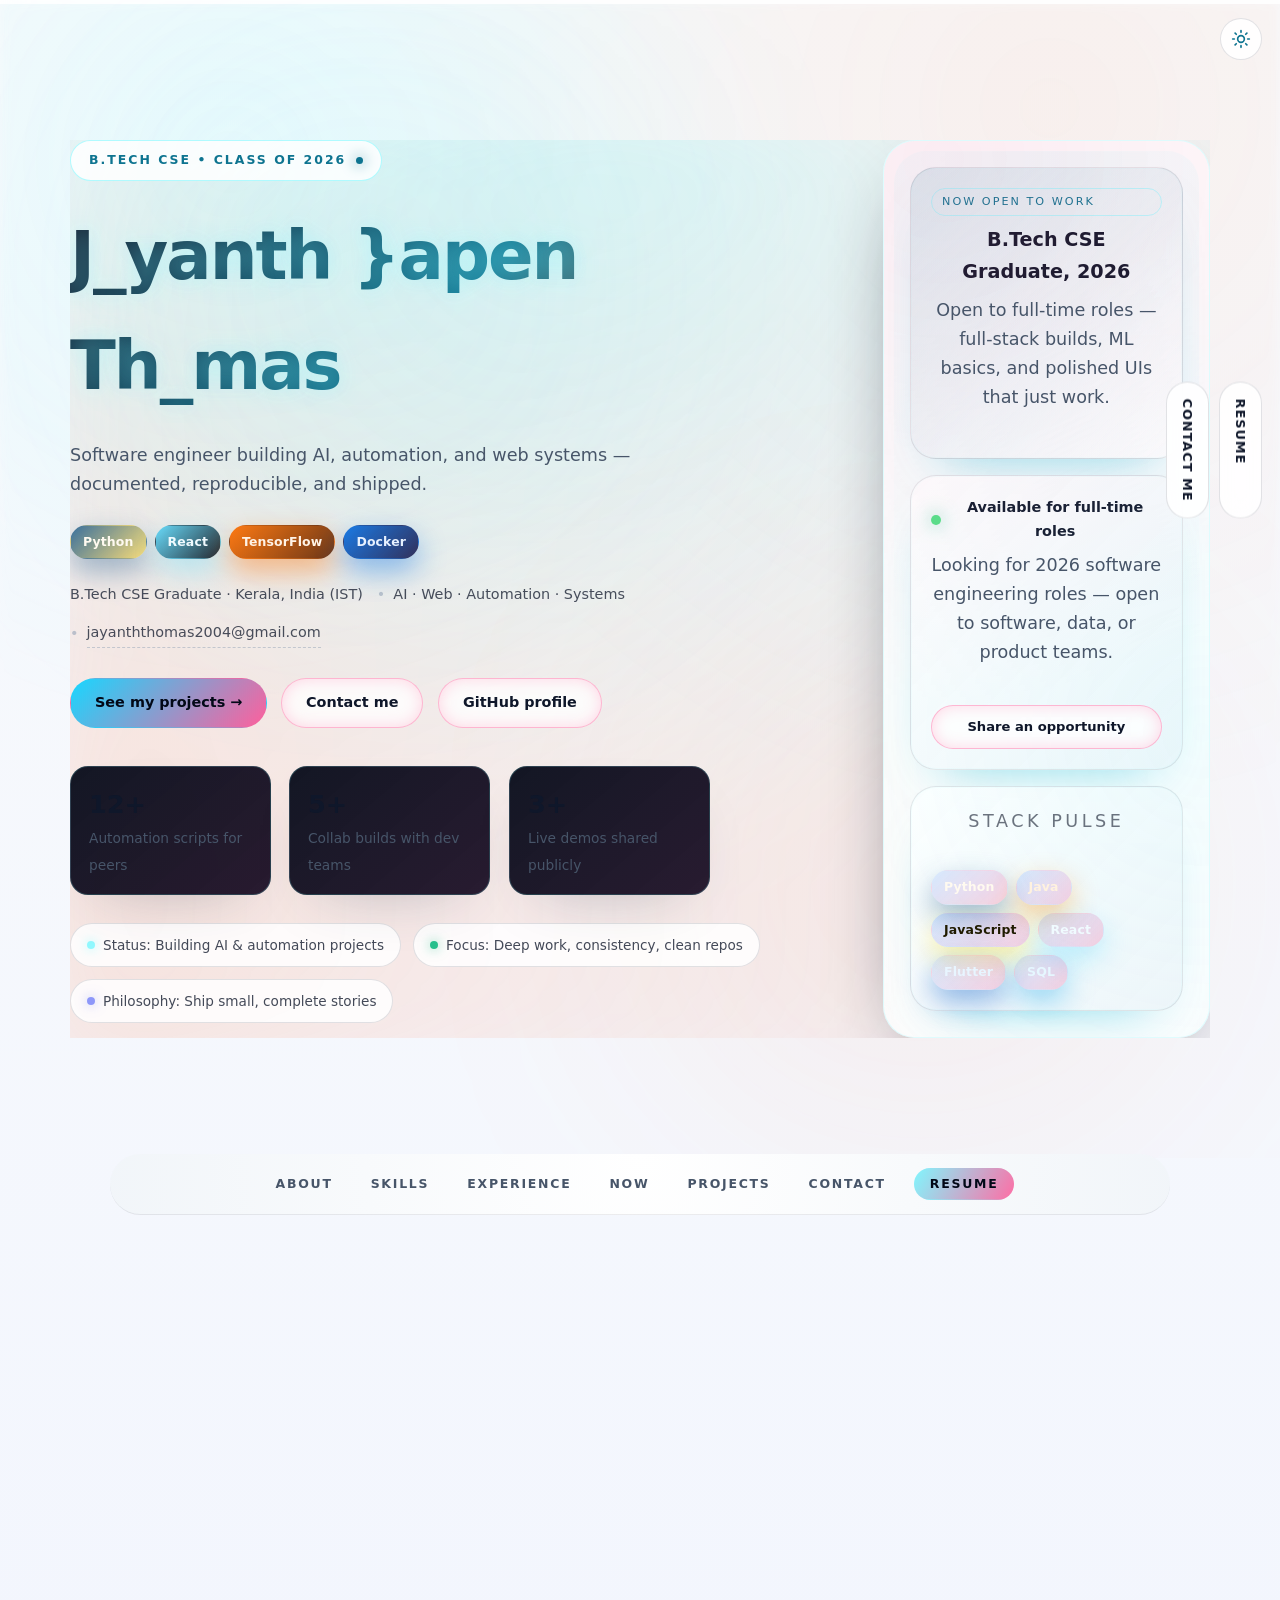
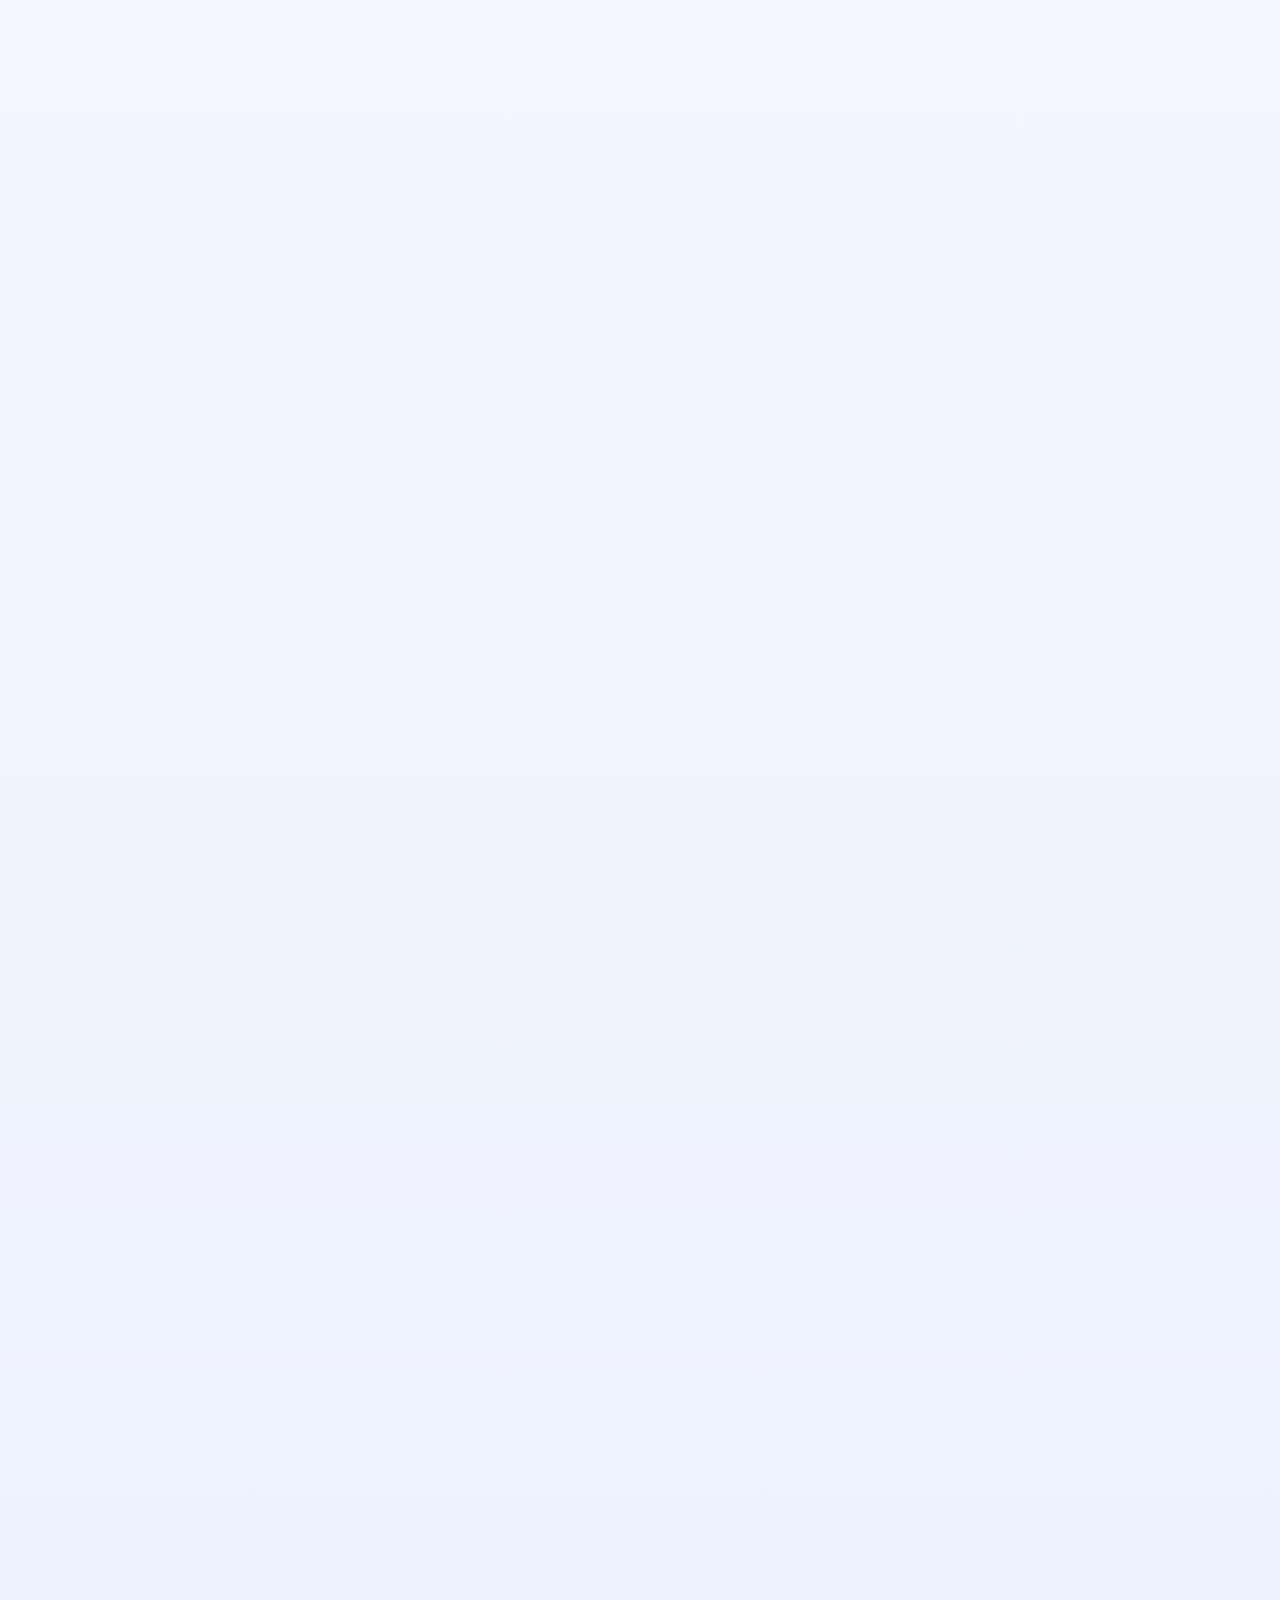
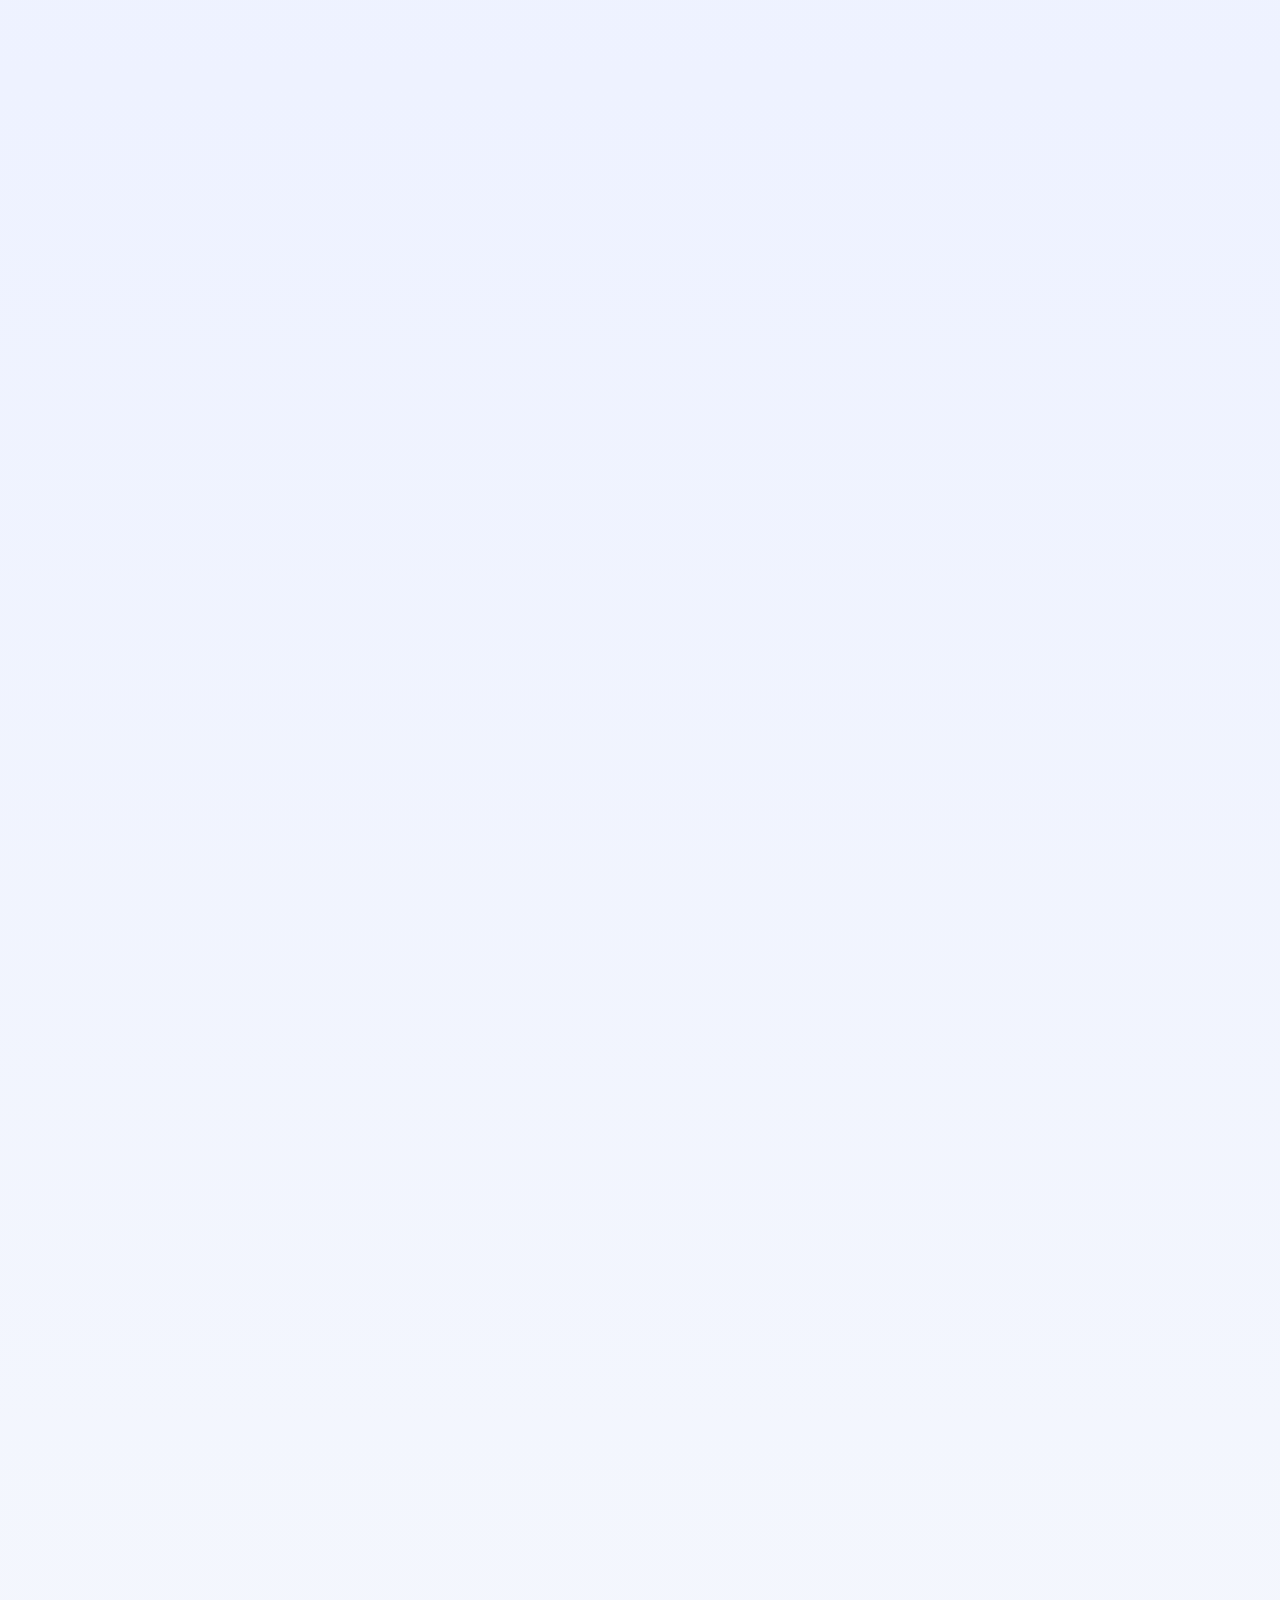
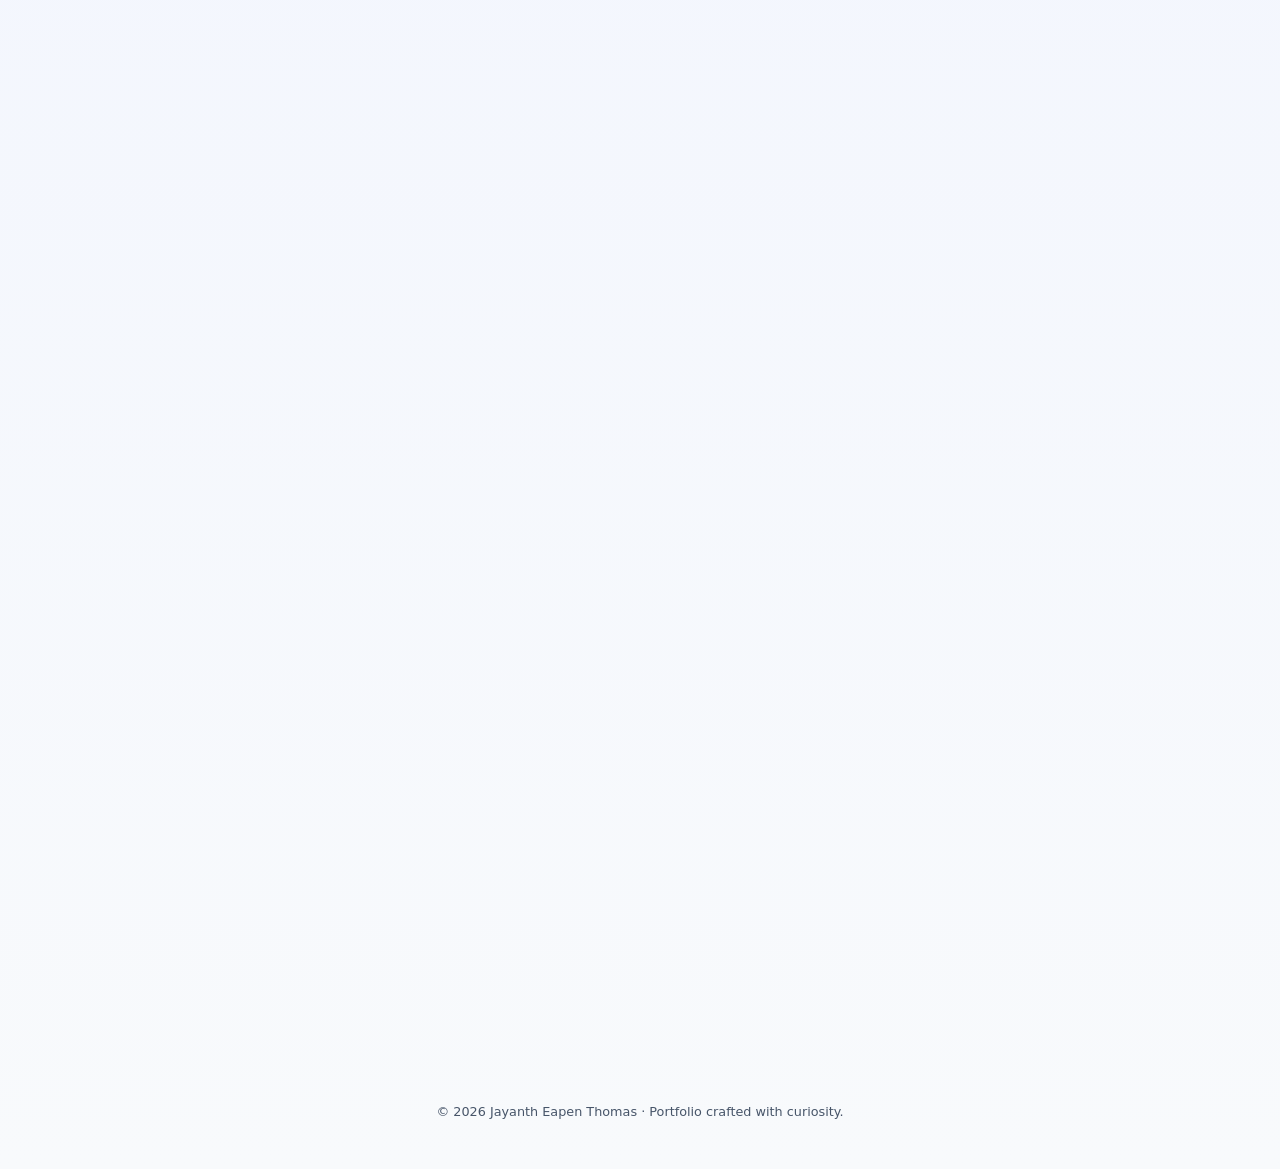
<file: index.html>
<!DOCTYPE html>
<html lang="en">
<head>
  <meta charset="UTF-8" />
  <meta name="viewport" content="width=device-width, initial-scale=1.0" />
  <!--
    A meta-delivered CSP can't cover everything (frame-ancestors and
    X-Frame-Options are HTTP-header-only per spec) -- see _headers /
    vercel.json for the rest, which apply on Netlify/Vercel. GitHub Pages
    supports neither custom headers nor this working around it, so this
    meta tag is the only protection available there.
  -->
  <meta
    http-equiv="Content-Security-Policy"
    content="default-src 'self'; script-src 'self'; style-src 'self' https://fonts.googleapis.com; font-src 'self' https://fonts.gstatic.com; img-src 'self' data:; connect-src 'self'; frame-src https://open.spotify.com; object-src 'none'; base-uri 'self'; form-action 'self'; upgrade-insecure-requests"
  />
  <title>Jayanth Eapen Thomas &bull; Portfolio</title>

  <meta
    name="description"
    content="Portfolio website for Jayanth Eapen Thomas &ndash; a developer crafting immersive, animated, and technically sharp digital experiences."
  />
  <meta name="theme-color" content="#020817" />

  <meta property="og:type" content="website" />
  <meta property="og:title" content="Jayanth Eapen Thomas &bull; Portfolio" />
  <meta
    property="og:description"
    content="Portfolio website for Jayanth Eapen Thomas &ndash; a developer crafting immersive, animated, and technically sharp digital experiences."
  />
  <meta property="og:url" content="https://jaytee.world" />
  <meta property="og:image" content="https://jaytee.world/og-image.png" />
  <meta property="og:image:width" content="1200" />
  <meta property="og:image:height" content="630" />
  <meta name="twitter:card" content="summary_large_image" />
  <meta name="twitter:title" content="Jayanth Eapen Thomas &bull; Portfolio" />
  <meta
    name="twitter:description"
    content="Portfolio website for Jayanth Eapen Thomas &ndash; a developer crafting immersive, animated, and technically sharp digital experiences."
  />
  <meta name="twitter:image" content="https://jaytee.world/og-image.png" />

  <link rel="canonical" href="https://jaytee.world/" />

  <script type="application/ld+json">
  {
    "@context": "https://schema.org",
    "@type": "Person",
    "name": "Jayanth Eapen Thomas",
    "url": "https://jaytee.world",
    "jobTitle": "Software Engineer",
    "alumniOf": "B.Tech Computer Science and Engineering",
    "sameAs": [
      "https://github.com/JET609",
      "https://www.linkedin.com/in/jayanth-e-thomas-027318221/",
      "https://medium.com/@jayanththomas2004"
    ]
  }
  </script>

  <link
    rel="icon"
    href="data:image/svg+xml,%3Csvg xmlns='http://www.w3.org/2000/svg' viewBox='0 0 64 64'%3E%3Crect width='64' height='64' rx='14' fill='%23020817'/%3E%3Ctext x='32' y='42' font-family='monospace' font-size='30' font-weight='700' text-anchor='middle' fill='%2374f7ff'%3EJ%3C/text%3E%3C/svg%3E"
  />
  <link rel="icon" type="image/png" sizes="32x32" href="./favicon-32.png" />
  <link rel="apple-touch-icon" href="./apple-touch-icon.png" />
  <link rel="manifest" href="./manifest.json" />

  <link rel="preconnect" href="https://fonts.googleapis.com" />
  <link rel="preconnect" href="https://fonts.gstatic.com" crossorigin />
  <link
    rel="preload"
    as="style"
    href="https://fonts.googleapis.com/css2?family=Plus+Jakarta+Sans:wght@400;500;600;700&amp;display=swap"
  />
  <link
    id="google-fonts-stylesheet"
    href="https://fonts.googleapis.com/css2?family=Plus+Jakarta+Sans:wght@400;500;600;700&amp;display=swap"
    rel="stylesheet"
    media="print"
  />
  <noscript>
    <link
      href="https://fonts.googleapis.com/css2?family=Plus+Jakarta+Sans:wght@400;500;600;700&amp;display=swap"
      rel="stylesheet"
    />
  </noscript>

  <link rel="stylesheet" href="./styles.css" />

  <script src="./theme-init.js"></script>
  <script src="./config.js"></script>
</head>
<body>
  <div class="page-transition" aria-hidden="true"></div>
  <div class="side-rail" data-side-rail>
    <a class="side-rail-link" href="./resume.pdf" target="_blank" rel="noopener">Resume</a>
    <a class="side-rail-link" href="#contact">Contact me</a>
  </div>
  <a class="skip-link" href="#main-content">Skip to content</a>

  <!-- UI chrome -->
  <div class="scroll-tracker" aria-hidden="true"></div>
  <div class="cursor-orb" aria-hidden="true"></div>
  <canvas class="webgl-bg" aria-hidden="true"></canvas>
  <div class="background-gradient" aria-hidden="true"></div>
  <div class="code-lines" aria-hidden="true"></div>

  <!-- HERO -->
  <header>
    <div class="language-particles" aria-hidden="true"></div>
    <div class="hero">
      <div class="hero-grid">
        <div class="hero-copy">
          <div class="hero-badge" data-tilt data-tilt-strength="10" data-tilt-scale="1.02">
            B.Tech CSE &bull; Class of 2026
          </div>
          <h1>Jayanth Eapen Thomas</h1>
          <p>Software engineer building AI, automation, and web systems &mdash; documented, reproducible, and shipped.</p>
          <div class="chip-row hero-chips">
            <span class="chip" data-tech="python">Python</span>
            <span class="chip" data-tech="react">React</span>
            <span class="chip" data-tech="tensorflow">TensorFlow</span>
            <span class="chip" data-tech="docker">Docker</span>
          </div>
          <ul class="hero-meta">
            <li>B.Tech CSE Graduate · Kerala, India (IST)</li>
            <li>AI · Web · Automation · Systems</li>
            <li><a href="mailto:jayanththomas2004@gmail.com">jayanththomas2004@gmail.com</a></li>
          </ul>
          <div class="cta-group">
            <a class="btn btn-primary" data-magnetic href="#projects">See my projects &rarr;</a>
            <a class="btn btn-secondary" data-magnetic href="#contact">Contact me</a>
            <a
              class="btn btn-secondary"
              data-magnetic
              href="https://github.com/JET609"
              target="_blank"
              rel="noopener"
            >
              GitHub profile
            </a>
          </div>
          <div class="hero-stats">
            <div class="stat" data-tilt data-tilt-strength="12" data-tilt-scale="1.04">
              <span class="stat-number" data-count-to="12" data-count-suffix="+">12+</span>
              <span class="stat-label">Automation scripts for peers</span>
            </div>
            <div class="stat" data-tilt data-tilt-strength="12" data-tilt-scale="1.04">
              <span class="stat-number" data-count-to="5" data-count-suffix="+">5+</span>
              <span class="stat-label">Collab builds with dev teams</span>
            </div>
            <div class="stat" data-tilt data-tilt-strength="12" data-tilt-scale="1.04">
              <span class="stat-number" data-count-to="3" data-count-suffix="+">3+</span>
              <span class="stat-label">Live demos shared publicly</span>
            </div>
          </div>
          <div class="hero-trust">
            <div class="trust-pill">
              <span class="pulse-dot"></span>
              Status: Building AI &amp; automation projects
            </div>
            <div class="trust-pill">
              <span class="pulse-dot is-green"></span>
              Focus: Deep work, consistency, clean repos
            </div>
            <div class="trust-pill">
              <span class="pulse-dot is-purple"></span>
              Philosophy: Ship small, complete stories
            </div>
          </div>
        </div>
        <aside class="hero-panel" data-tilt data-tilt-strength="8" data-tilt-scale="1.02">
          <div class="panel-holo" aria-hidden="true"></div>
          <div class="signal-card live-status">
            <span class="signal-pill">Now open to work</span>
            <h2>B.Tech CSE Graduate, 2026</h2>
            <p>Open to full-time roles &mdash; full-stack builds, ML basics, and polished UIs that just work.</p>
          </div>
          <div class="signal-card availability">
            <div class="status-dot is-open">Available for full-time roles</div>
            <p>Looking for 2026 software engineering roles &mdash; open to software, data, or product teams.</p>
            <a class="btn btn-secondary btn-availability" href="mailto:jayanththomas2004@gmail.com" data-magnetic>Share an opportunity</a>
          </div>
          <div class="signal-card stack-pulse">
            <p class="stack-label">Stack pulse</p>
            <div class="chip-row tech-chips">
              <span class="chip" data-tech="python">Python</span>
              <span class="chip" data-tech="java">Java</span>
              <span class="chip" data-tech="javascript">JavaScript</span>
              <span class="chip" data-tech="react">React</span>
              <span class="chip" data-tech="flutter">Flutter</span>
              <span class="chip" data-tech="sql">SQL</span>
            </div>
          </div>
        </aside>
      </div>
    </div>
  </header>

  <!-- NAV -->
  <nav>
    <span class="nav-indicator" aria-hidden="true"></span>
    <a href="#about" data-nav-link="about">About</a>
    <a href="#skills" data-nav-link="skills">Skills</a>
    <a href="#experience" data-nav-link="experience">Experience</a>
    <a href="#now" data-nav-link="now">Now</a>
    <a href="#projects" data-nav-link="projects">Projects</a>
    <a href="#contact" data-nav-link="contact">Contact</a>
    <a class="nav-resume" href="./resume.pdf" target="_blank" rel="noopener">Resume</a>
  </nav>

  <main id="main-content">
  <!-- ABOUT -->
  <section id="about" class="section reveal" data-section data-scroll-speed="0.12">
    <div class="glass-card about-grid" data-tilt data-tilt-strength="8" data-tilt-scale="1.01">
      <div>
        <h2>About Me</h2>
        <p class="lead">
          I keep a tight feedback loop between projects and GitHub. Every concept eventually becomes a CLI, dashboard,
          or ML demo that someone else can fork. Clean READMEs, reproducible pipelines, and thoughtful automation are the
          through-lines across everything I ship.
        </p>
        <div class="pill-group">
          <span class="pill">Automation &amp; AI</span>
          <span class="pill">Modern web dashboards</span>
          <span class="pill">ML + analytics</span>
          <span class="pill">Systems curiosity</span>
        </div>
      </div>
      <div class="highlights">
        <div class="highlight">⚙️ Automation &amp; AI: scripts and YOLO pipelines that eliminate repetitive campus work.</div>
        <div class="highlight">📚 DSA + project repos: curated notes, patterns, and revision-friendly code.</div>
        <div class="highlight">✍️ Writing + sharing: documenting builds like the skin-cancer pipeline on Medium.</div>
      </div>
    </div>
  </section>

  <!-- SKILLS -->
  <section id="skills" class="section reveal" data-section data-scroll-speed="0.11">
    <h2>Skills &amp; tools</h2>
    <p class="lead">A balanced stack for prototyping quickly and maintaining projects long after demo day.</p>
    <div class="skills-grid">
      <div class="skill-card" data-tilt>
        <h3>Frontend</h3>
        <ul>
          <li>React, Next.js, Vite</li>
          <li>TypeScript, modern JS</li>
          <li>Framer Motion, GSAP-style micro FX</li>
        </ul>
      </div>
      <div class="skill-card" data-tilt>
        <h3>Backend &amp; infra</h3>
        <ul class="tech-token-list">
          <li>
            <span class="tech-token" data-tech="node">Node.js</span>,
            <span class="tech-token" data-tech="python">Python (FastAPI)</span>
          </li>
          <li>
            <span class="tech-token" data-tech="rest">REST</span>
            /
            <span class="tech-token" data-tech="graphql">GraphQL</span>
            <span class="tech-token" data-tech="api">APIs</span>
          </li>
          <li>
            <span class="tech-token" data-tech="docker">Docker</span>,
            <span class="tech-token" data-tech="github">GitHub Actions</span>
          </li>
        </ul>
      </div>
      <div class="skill-card" data-tilt>
        <h3>Data &amp; AI</h3>
        <ul>
          <li>LLM integration &amp; tooling</li>
          <li>TensorFlow / PyTorch basics</li>
          <li>Analytics &amp; dashboards</li>
        </ul>
      </div>
      <div class="skill-card" data-tilt>
        <h3>Workflow</h3>
        <ul>
          <li>Clean, modular codebases</li>
          <li>Docs &amp; README polish</li>
          <li>Mentoring &amp; code reviews</li>
        </ul>
      </div>
    </div>
  </section>

  <!-- EXPERIENCE -->
  <section id="experience" class="section reveal" data-section data-scroll-speed="0.09">
    <h2>Experience &amp; involvement</h2>
    <p class="lead">
      Hands-on learning through hackathons, research symposiums, and student initiatives that forced me to ship fast.
    </p>
    <div class="timeline">
      <div class="timeline-item" data-tilt>
        <small>2026 &mdash; Present</small>
        <h3>B.Tech CSE graduate, job hunting</h3>
        <p>Graduated and looking for full-time software engineering roles while shipping hosted, user-ready builds.</p>
      </div>
      <div class="timeline-item" data-tilt>
        <small>2025</small>
        <h3>AI tools &amp; automations</h3>
        <p>Refining ML pipelines, workflow bots, and the public profile around them—aiming for hosted, user-ready builds.</p>
      </div>
      <div class="timeline-item" data-tilt>
        <small>2024</small>
        <h3>ML experiments &amp; infra curiosity</h3>
        <p>Built YOLO detections, skin-cancer CNNs, and started caring about deployment, GitHub automation, and clean docs.</p>
      </div>
      <div class="timeline-item" data-tilt>
        <small>2023</small>
        <h3>Web dev + DSA breakthroughs</h3>
        <p>React dashboards, first freelance-style briefs, and a DSA notebook that keeps interview prep honest.</p>
      </div>
      <div class="timeline-item" data-tilt>
        <small>2022</small>
        <h3>Foundations</h3>
        <p>Python, C, and automation scripts for friends—discovering how fun it is to solve tiny annoyances with code.</p>
      </div>
    </div>
  </section>

  <!-- NOW -->
  <section id="now" class="section reveal" data-section data-scroll-speed="0.1">
    <div class="glass-card now-card" data-tilt data-tilt-strength="6" data-tilt-scale="1.01">
      <p class="detail-label">Right now</p>
      <p class="lead">
        A snapshot of what I&rsquo;m actually spending time on this month &mdash; updated occasionally instead of
        left to rot near the top of the resume&rsquo;s &ldquo;skills&rdquo; pages.
      </p>
    </div>
  </section>

  <!-- PROJECTS -->
  <section id="projects" class="section reveal" data-section data-scroll-speed="0.12">
    <h2>Projects</h2>
    <div class="section-intro">
      <p>Selected builds that combined research, UX, and code while balancing college deadlines.</p>
    </div>
    <div class="projects-list">
      <div class="project-card" data-tilt>
        <h3>Skin Cancer Detection</h3>
        <p>CNN-based HAM10000 workflow with proper preprocessing, training scripts, and documentation for reproducible results.</p>
        <div class="chip-row project-tags">
          <span class="chip" data-tech="python">Python</span>
          <span class="chip" data-tech="docker">Docker</span>
        </div>
        <div class="project-links">
          <a class="project-link" href="./skin-cancer.html">View</a>
        </div>
      </div>
      <div class="project-card" data-tilt>
        <h3>Fake News Detector</h3>
        <p>End-to-end NLP project that cleans text, vectorizes with TF-IDF, and evaluates multiple classifiers with clear metrics.</p>
        <div class="chip-row project-tags">
          <span class="chip" data-tech="python">Python</span>
        </div>
      </div>
      <div class="project-card" data-tilt>
        <h3>Portfolio Site</h3>
        <p>Neat React/Tailwind experience that mirrors this site&rsquo;s tone, complete with responsive layouts and deployment steps.</p>
        <div class="chip-row project-tags">
          <span class="chip" data-tech="react">React</span>
          <span class="chip" data-tech="javascript">JavaScript</span>
        </div>
        <div class="project-links">
          <a class="project-link" href="https://github.com/JET609/portfolio" target="_blank" rel="noopener">View</a>
        </div>
      </div>
      <div class="project-card" data-tilt>
        <h3>DSA Repo</h3>
        <p>Revision-friendly notebook of patterns, notes, and multi-language solutions used for interviews and mentoring juniors.</p>
        <div class="chip-row project-tags">
          <span class="chip" data-tech="python">Python</span>
          <span class="chip" data-tech="java">Java</span>
        </div>
        <div class="project-links">
          <a class="project-link" href="https://github.com/JET609/DSA-Practice" target="_blank" rel="noopener">View</a>
        </div>
      </div>
    </div>
    <div class="projects-footer">
      <a
        class="btn btn-secondary"
        href="https://github.com/JET609?tab=repositories"
        target="_blank"
        rel="noopener"
        data-magnetic
      >
        View all projects
      </a>
    </div>
  </section>

  <!-- CONTACT -->
  <section id="contact" class="section reveal" data-section data-scroll-speed="0.15">
    <div class="contact-card" data-tilt data-tilt-scale="1.05">
      <h3>Let&rsquo;s build something useful together.</h3>
      <p>
        I&rsquo;m available for full-time roles, freelance prototypes, and collaborations with early-stage teams.
        Share the brief and I&rsquo;ll respond with timelines, ideas, and next steps.
      </p>
      <div class="contact-options">
        <a href="mailto:jayanththomas2004@gmail.com" data-platform="email" data-magnetic>Email <span class="contact-icon" aria-hidden="true">&rarr;</span></a>
        <a href="https://www.linkedin.com/in/jayanth-e-thomas-027318221/" target="_blank" rel="noopener" data-platform="linkedin" data-magnetic>LinkedIn <span class="contact-icon" aria-hidden="true">&rarr;</span></a>
        <a href="https://github.com/JET609" target="_blank" rel="noopener" data-platform="github" data-magnetic>GitHub <span class="contact-icon" aria-hidden="true">&rarr;</span></a>
        <a href="https://medium.com/@jayanththomas2004" target="_blank" rel="noopener" data-platform="medium" data-magnetic>Medium <span class="contact-icon" aria-hidden="true">&rarr;</span></a>
      </div>
    </div>
    <div class="spotify-card" data-tilt data-tilt-scale="1.03">
      <div class="spotify-meta">
        <p class="detail-label">
          Now playing
          <span class="spotify-eq" aria-hidden="true" hidden><span></span><span></span><span></span><span></span></span>
        </p>
        <h4>Deep focus playlist</h4>
        <p>Rotating mix that keeps the late-night shipping energy steady.</p>
      </div>
      <div class="spotify-embed" data-spotify data-playlist-src="https://open.spotify.com/embed/playlist/37i9dQZF1DX4WYpdgoIcn6?utm_source=generator">
        <button type="button" class="spotify-launch">
          <span class="spotify-launch-icon" aria-hidden="true">&#9654;</span>
          Load playlist
        </button>
      </div>
      <a class="spotify-open-link" href="https://open.spotify.com/playlist/37i9dQZF1DX4WYpdgoIcn6" target="_blank" rel="noopener">Open in Spotify &rarr;</a>
    </div>
  </section>
  </main>

  <footer>
    &copy; <span id="year"></span> Jayanth Eapen Thomas &middot; Portfolio crafted with curiosity.
  </footer>

  <script src="./script.js"></script>
  <script type="module" src="./webgl-bg.js"></script>
</body>
</html>
</file>
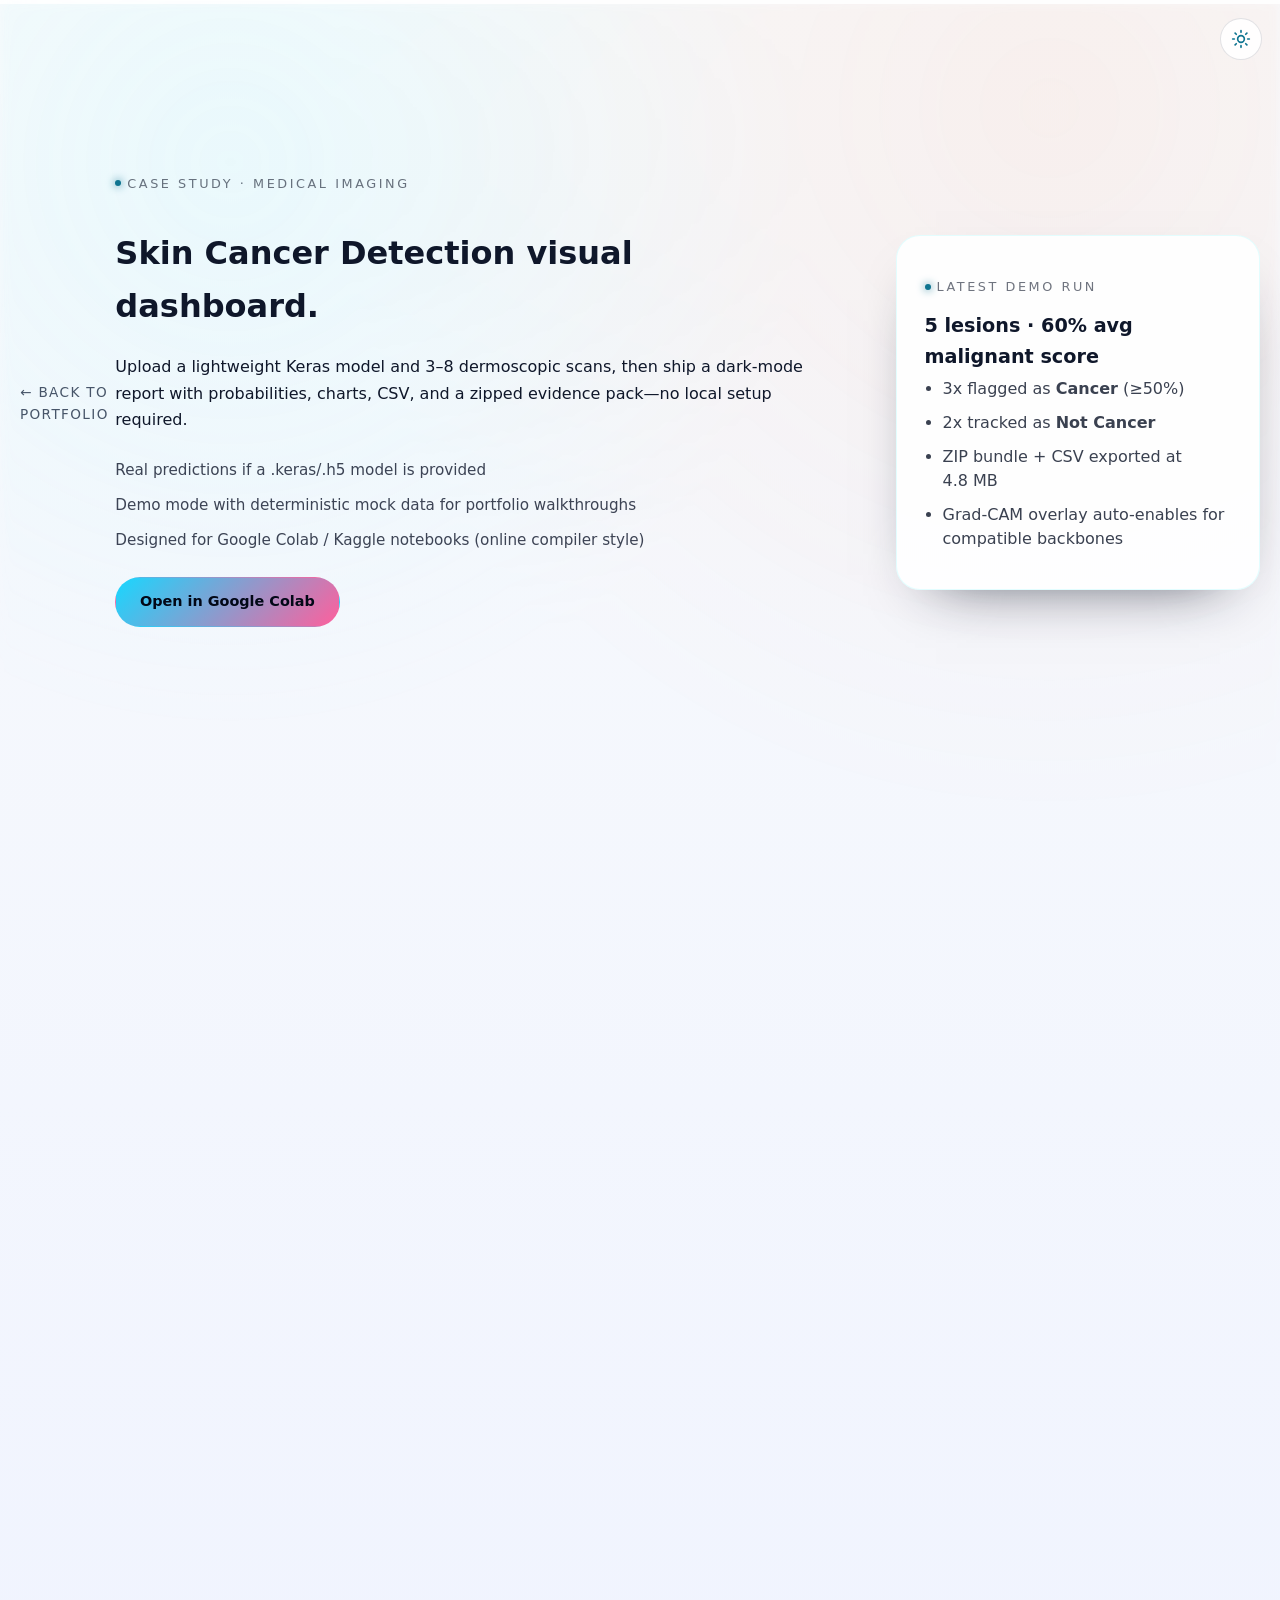
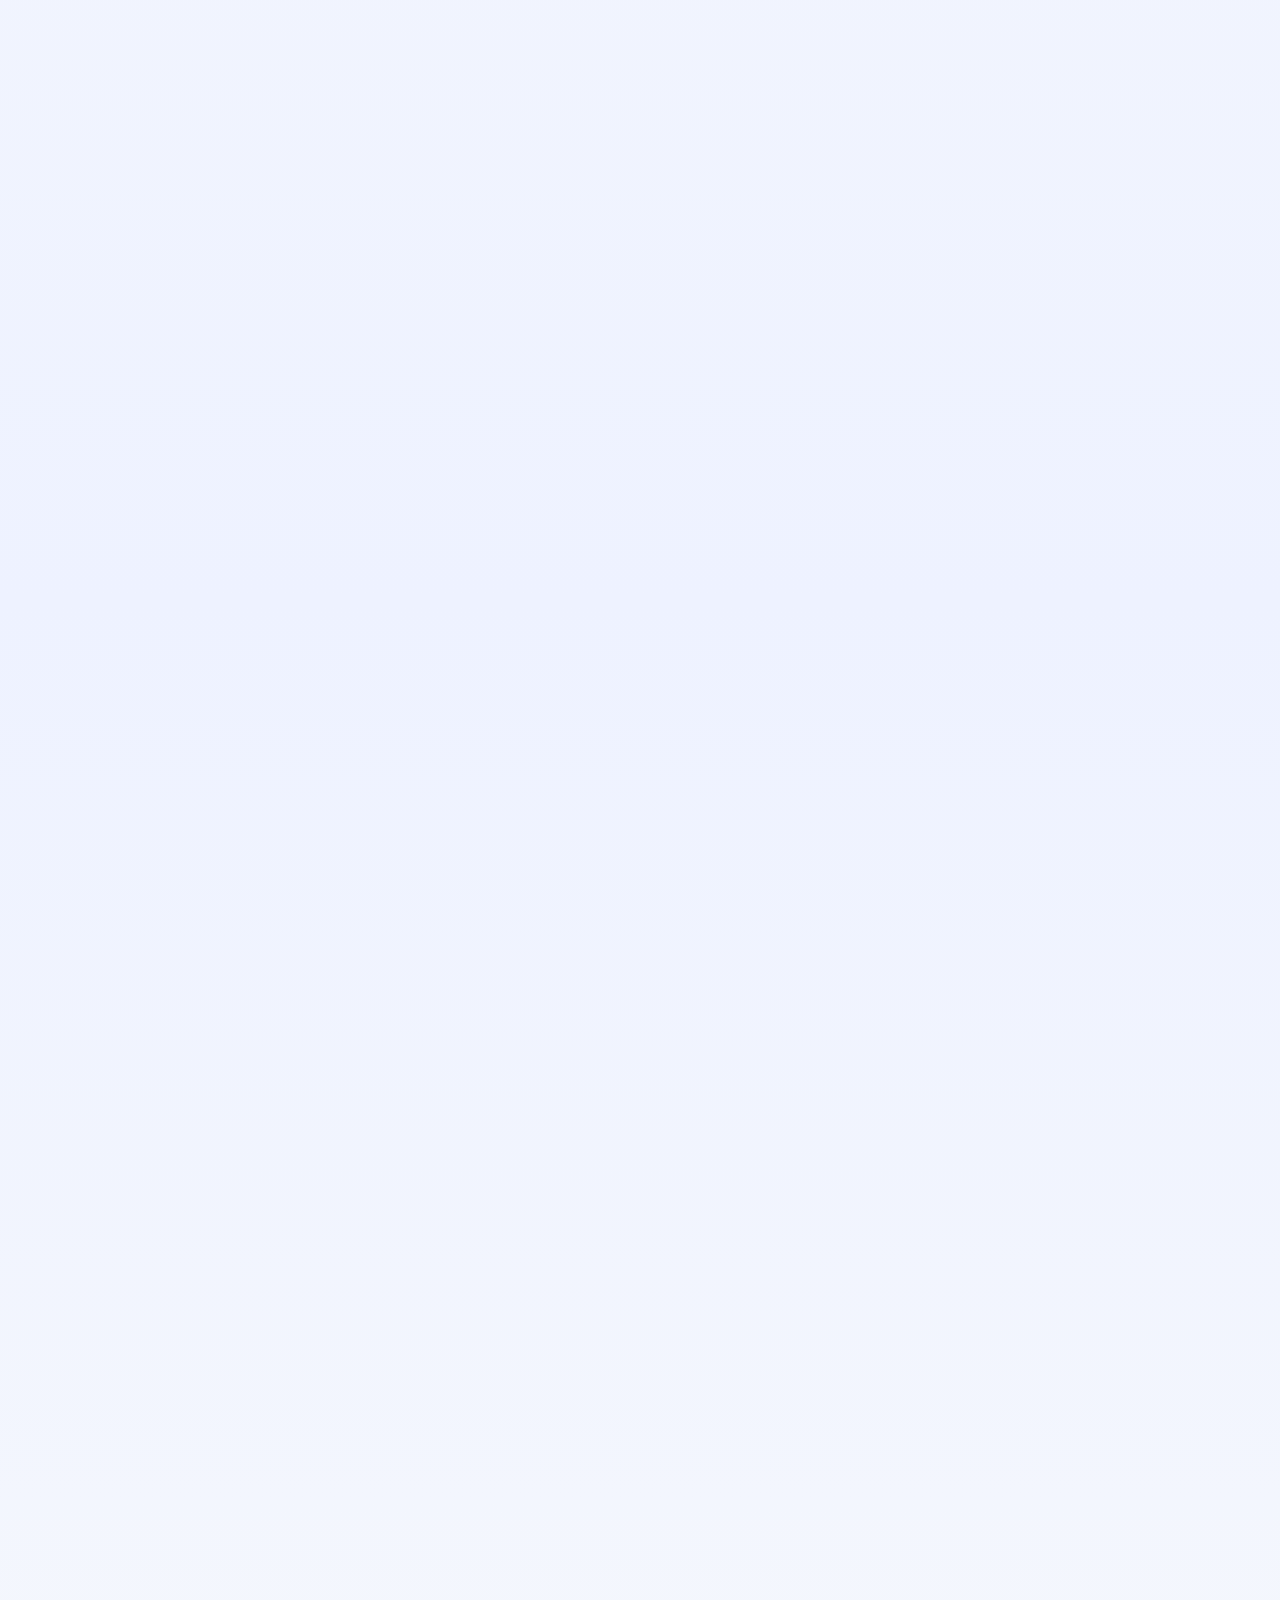
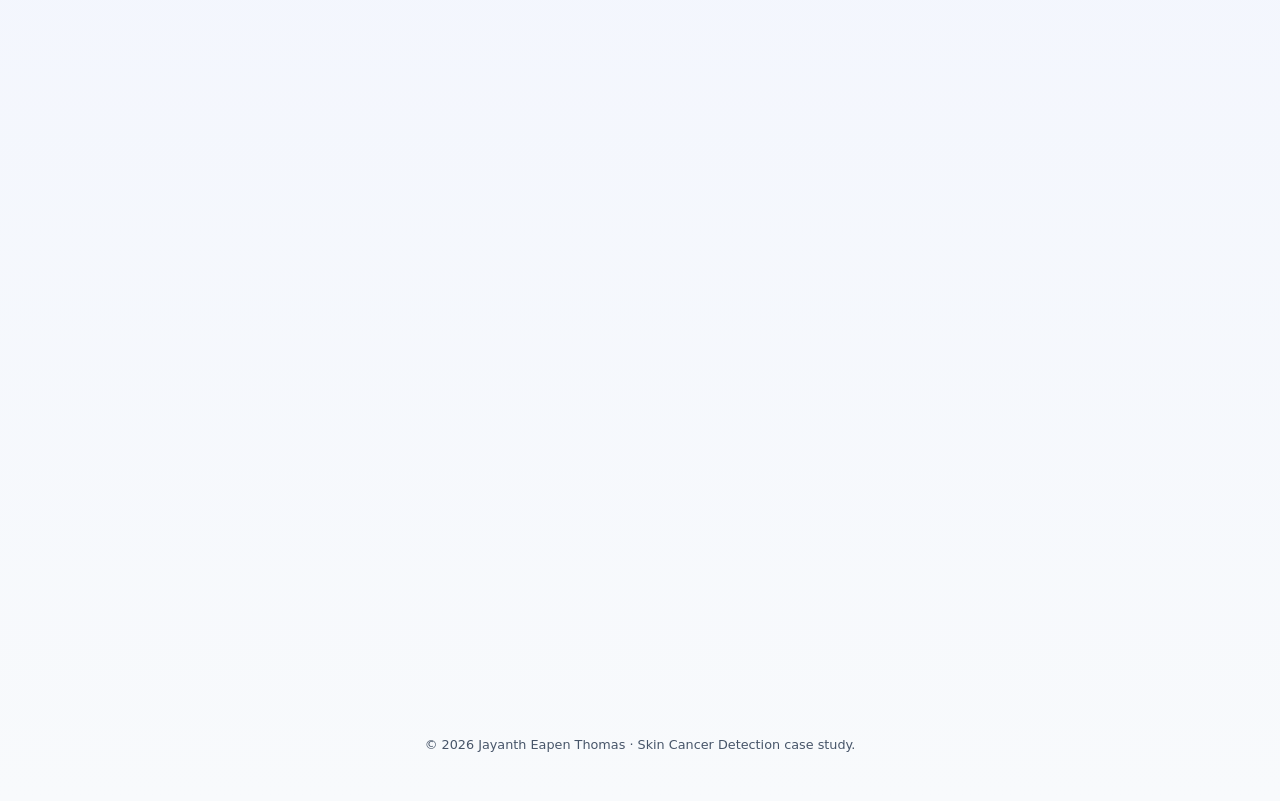
<file: skin-cancer.html>
<!DOCTYPE html>
<html lang="en">
<head>
  <meta charset="UTF-8" />
  <meta name="viewport" content="width=device-width, initial-scale=1.0" />
  <meta
    http-equiv="Content-Security-Policy"
    content="default-src 'self'; script-src 'self'; style-src 'self' https://fonts.googleapis.com; font-src 'self' https://fonts.gstatic.com; img-src 'self' data:; connect-src 'self'; frame-src https://open.spotify.com; object-src 'none'; base-uri 'self'; form-action 'self'; upgrade-insecure-requests"
  />
  <title>Skin Cancer Detection • Visual Dashboard Case Study</title>
  <meta name="description" content="Interactive case study for the Skin Cancer Detection dashboard featuring outputs, report snapshot, and the full Colab script." />
  <meta name="theme-color" content="#020817" />
  <link rel="canonical" href="https://jaytee.world/skin-cancer.html" />
  <link
    rel="icon"
    href="data:image/svg+xml,%3Csvg xmlns='http://www.w3.org/2000/svg' viewBox='0 0 64 64'%3E%3Crect width='64' height='64' rx='14' fill='%23020817'/%3E%3Ctext x='32' y='42' font-family='monospace' font-size='30' font-weight='700' text-anchor='middle' fill='%2374f7ff'%3EJ%3C/text%3E%3C/svg%3E"
  />
  <link rel="icon" type="image/png" sizes="32x32" href="./favicon-32.png" />
  <link rel="apple-touch-icon" href="./apple-touch-icon.png" />
  <link rel="manifest" href="./manifest.json" />
  <link rel="preconnect" href="https://fonts.googleapis.com" />
  <link rel="preconnect" href="https://fonts.gstatic.com" crossorigin />
  <link
    rel="preload"
    as="style"
    href="https://fonts.googleapis.com/css2?family=Plus+Jakarta+Sans:wght@400;500;600;700&display=swap"
  />
  <link
    id="google-fonts-stylesheet"
    href="https://fonts.googleapis.com/css2?family=Plus+Jakarta+Sans:wght@400;500;600;700&display=swap"
    rel="stylesheet"
    media="print"
  />
  <noscript>
    <link
      href="https://fonts.googleapis.com/css2?family=Plus+Jakarta+Sans:wght@400;500;600;700&display=swap"
      rel="stylesheet"
    />
  </noscript>
  <link rel="stylesheet" href="./styles.css" />
  <script src="./theme-init.js"></script>
  <script src="./config.js"></script>
</head>
<body class="detail-page">
  <div class="page-transition" aria-hidden="true"></div>
  <a class="skip-link" href="#main-content">Skip to content</a>
  <div class="scroll-tracker" aria-hidden="true"></div>
  <div class="cursor-orb" aria-hidden="true"></div>
  <canvas class="webgl-bg" aria-hidden="true"></canvas>
  <div class="background-gradient" aria-hidden="true"></div>

  <header>
    <a class="back-link" href="./index.html#projects">← Back to portfolio</a>
    <div class="detail-hero-grid">
      <div>
        <p class="detail-label">Case Study · Medical Imaging</p>
        <h1>Skin Cancer Detection visual dashboard.</h1>
        <p class="lead">
          Upload a lightweight Keras model and 3–8 dermoscopic scans, then ship a dark-mode report with
          probabilities, charts, CSV, and a zipped evidence pack—no local setup required.
        </p>
        <ul class="detail-meta">
          <li>Real predictions if a .keras/.h5 model is provided</li>
          <li>Demo mode with deterministic mock data for portfolio walkthroughs</li>
          <li>Designed for Google Colab / Kaggle notebooks (online compiler style)</li>
        </ul>
        <div class="cta-group">
          <a class="btn btn-primary" data-magnetic href="https://colab.research.google.com/" target="_blank" rel="noopener">Open in Google Colab</a>
        </div>
      </div>
      <aside class="detail-hero-card" aria-label="Latest run summary">
        <p class="detail-label">Latest demo run</p>
        <h2>5 lesions · 60% avg malignant score</h2>
        <ul>
          <li><span>3x</span> flagged as <strong>Cancer</strong> (≥50%)</li>
          <li><span>2x</span> tracked as <strong>Not Cancer</strong></li>
          <li>ZIP bundle + CSV exported at 4.8&nbsp;MB</li>
          <li>Grad-CAM overlay auto-enables for compatible backbones</li>
        </ul>
      </aside>
    </div>
  </header>

  <main id="main-content">
    <section class="section detail-section reveal" data-section>
      <h2>Dashboard outputs</h2>
      <p class="lead">Every run leaves a defensible paper trail for teammates, professors, or clinicians reviewing the pipeline.</p>
      <div class="detail-grid">
        <div class="detail-card">
          <h3>Prediction cards</h3>
          <p>Cancer vs Not Cancer labels, confidence bars, and filename overlays rendered in a cinematic gallery.</p>
        </div>
        <div class="detail-card">
          <h3>Dark gallery</h3>
          <p>Lesion tiles are aligned, labeled, and exported as <code>pred_gallery.png</code> for quick sharing.</p>
        </div>
        <div class="detail-card">
          <h3>Risk strip</h3>
          <p>Top 3 lesions sorted by malignant probability with warning borders and percent callouts.</p>
        </div>
        <div class="detail-card">
          <h3>Summary panel</h3>
          <p>Pie chart + histogram showing benign vs malignant counts and the probability distribution.</p>
        </div>
        <div class="detail-card">
          <h3>Structured CSV</h3>
          <p><code>predictions.csv</code> lists filename, class, malignant %, and benign % for downstream QA.</p>
        </div>
        <div class="detail-card">
          <h3>ZIP evidence</h3>
          <p>Cards, charts, and CSV are bundled into <code>skin_cancer_outputs.zip</code> with a manual download button.</p>
        </div>
      </div>
    </section>

    <section class="section detail-section reveal" data-section>
      <h2>Latest report snapshot</h2>
      <div class="result-grid">
        <div class="detail-card">
          <h3>Prediction table</h3>
          <table class="result-table">
            <thead>
              <tr>
                <th>Image</th>
                <th>Prediction</th>
                <th>Malignant %</th>
                <th>Benign %</th>
              </tr>
            </thead>
            <tbody>
              <tr>
                <td>lesion_A.png</td>
                <td>Cancer</td>
                <td>82.6%</td>
                <td>17.4%</td>
              </tr>
              <tr>
                <td>lesion_B.png</td>
                <td>Not Cancer</td>
                <td>31.8%</td>
                <td>68.2%</td>
              </tr>
              <tr>
                <td>lesion_C.png</td>
                <td>Cancer</td>
                <td>64.3%</td>
                <td>35.7%</td>
              </tr>
              <tr>
                <td>lesion_D.png</td>
                <td>Not Cancer</td>
                <td>18.9%</td>
                <td>81.1%</td>
              </tr>
            </tbody>
          </table>
        </div>
        <div class="detail-card">
          <h3>Report callouts</h3>
          <ul class="result-list">
            <li>Average malignant confidence hovered at <strong>60.1%</strong>.</li>
            <li>ZIP delivery keeps reviewers from hunting through multiple tabs.</li>
            <li>Grad-CAM overlay toggles on automatically if the uploaded model architecture exposes convolutional maps.</li>
            <li>All visuals render with the same neon-dark styling as the main site for branding consistency.</li>
          </ul>
        </div>
      </div>
    </section>

    <section class="section detail-section reveal" data-section>
      <h2>Workflow</h2>
      <div class="workflow-steps">
        <article class="workflow-step">
          <p class="detail-label">Step 01</p>
          <h3>Upload optional model</h3>
          <p>Drop a trained <code>.keras</code> or <code>.h5</code> file into the notebook to swap demo probabilities for real predictions.</p>
        </article>
        <article class="workflow-step">
          <p class="detail-label">Step 02</p>
          <h3>Load 3–8 lesion images</h3>
          <p>Images are resized to 224×224, normalized, and queued for inference or deterministic mock scoring.</p>
        </article>
        <article class="workflow-step">
          <p class="detail-label">Step 03</p>
          <h3>Generate deliverables</h3>
          <p>Gallery, risk strip, summary, CSV, individual cards, and a ZIP bundle are rendered with timestamped headers.</p>
        </article>
      </div>
    </section>

    <section class="section detail-section reveal" data-section>
      <div class="code-panel">
        <div>
          <p class="detail-label">Online compiler friendly</p>
          <h2>Run the Colab-ready script</h2>
          <p class="lead">
            Launch Google Colab, choose <em>Upload</em>, and paste the script below into a new notebook cell. Everything else—UI,
            downloads, and report visuals—is handled for you.
          </p>
        </div>
        <div class="code-actions">
          <a class="btn btn-secondary" data-magnetic href="./skin-cancer-dashboard.py" download>
            Download <code>skin-cancer-dashboard.py</code>
          </a>
          <button id="copy-code" class="ghost-btn" type="button">Copy code</button>
        </div>
        <pre class="code-block" aria-live="polite"><code id="skin-cancer-code">Loading script…</code></pre>
      </div>
    </section>
  </main>

  <footer>
    &copy; <span id="year"></span> Jayanth Eapen Thomas · Skin Cancer Detection case study.
  </footer>

  <script src="./skin-cancer-page.js"></script>
  <script src="./script.js"></script>
  <script type="module" src="./webgl-bg.js"></script>
</body>
</html>
</file>
<file: styles.css>
:root {
  --bg-dark: #01030a;
  --bg-darker: #010109;
  --bg-space: #030111;
  --bg-space-2: #0b0318;
  --grid-line: rgba(122, 255, 255, 0.05);
  --grid-glow: rgba(255, 122, 69, 0.2);
  --accent: #74f7ff;
  --accent-soft: rgba(116, 247, 255, 0.18);
  --accent-2: #ff7a45;
  --accent-warm: #ffb347;
  --accent-violet: #c084fc;
  --text: #e2e8f0;
  --muted: #94a3b8;
  --card-bg: rgba(9, 9, 20, 0.9);
  --shadow: 0 30px 80px -40px rgba(15, 23, 42, 0.98);
  --border-subtle: rgba(148, 163, 184, 0.18);
  --glow-1: rgba(116, 247, 255, 0.55);
  --glow-2: rgba(255, 95, 156, 0.4);
  --glow-3: rgba(251, 174, 60, 0.35);
  --scroll-progress: 0%;
  --nav-indicator-left: 0px;
  --nav-indicator-top: 0px;
  --nav-indicator-width: 0px;
  --nav-indicator-height: 0px;
  --ease-out: cubic-bezier(0.23, 1, 0.32, 1);
  --ease-in-out: cubic-bezier(0.77, 0, 0.175, 1);
}

* {
  box-sizing: border-box;
}

body {
  margin: 0;
  font-family: 'Plus Jakarta Sans', system-ui, -apple-system, BlinkMacSystemFont, sans-serif;
  background:
    linear-gradient(180deg, #05070f 0%, #09132a 55%, #04060b 100%);
  color: var(--text);
  line-height: 1.65;
  min-height: 100vh;
  scroll-behavior: smooth;
  background-attachment: fixed;
  overflow-x: hidden;
}

.webgl-bg {
  position: fixed;
  inset: 0;
  width: 100%;
  height: 100%;
  pointer-events: none;
  z-index: -3;
  opacity: 0;
  transition: opacity 1.4s ease;
}

.webgl-bg.is-active {
  opacity: 1;
}

[data-theme='light'] .webgl-bg {
  display: none;
}

.background-gradient {
  position: fixed;
  inset: 0;
  pointer-events: none;
  z-index: -1;
  background:
    radial-gradient(circle at 18% 18%, rgba(116, 247, 255, 0.18), transparent 45%),
    radial-gradient(circle at 82% 12%, rgba(255, 122, 69, 0.14), transparent 55%);
  filter: blur(6px);
  opacity: 0.55;
}

.code-lines {
  position: fixed;
  inset: 0;
  pointer-events: none;
  z-index: -2;
  background-image:
    linear-gradient(90deg, rgba(29, 185, 84, 0.06) 0%, rgba(29, 185, 84, 0.06) 1px, transparent 1px),
    repeating-linear-gradient(180deg, rgba(29, 185, 84, 0.18) 0 2px, rgba(3, 7, 16, 0) 2px 14px);
  background-size: 100% 160px, 100% 100%;
  mix-blend-mode: screen;
  opacity: 0.35;
  animation: codeLines 12s linear infinite;
}

.code-lines::after {
  content: '';
  position: absolute;
  inset: 0;
  background: linear-gradient(125deg, rgba(29, 185, 84, 0.2), rgba(29, 185, 84, 0) 60%);
  mix-blend-mode: screen;
  animation: codePulse 9s ease-in-out infinite;
  opacity: 0.6;
}
 
.language-particles {
  position: absolute;
  inset: 0;
  pointer-events: none;
  overflow: hidden;
  z-index: 1;
  mix-blend-mode: screen;
}

.language-particle {
  position: absolute;
  left: 50%;
  top: 35%;
  padding: 6px 14px;
  border-radius: 999px;
  border: 1px solid rgba(226, 232, 240, 0.35);
  background: rgba(3, 8, 22, 0.65);
  color: rgba(226, 232, 240, 0.85);
  font-size: clamp(0.7rem, 1vw, 0.95rem);
  letter-spacing: 0.22em;
  text-transform: uppercase;
  box-shadow: 0 15px 35px -28px rgba(116, 247, 255, 0.8);
  text-shadow: 0 0 12px rgba(116, 247, 255, 0.65);
  filter: blur(0.3px);
  opacity: 0;
  transform-origin: center;
  animation: language-pop var(--duration, 2800ms) cubic-bezier(0.4, 0, 0.2, 1) forwards;
}

.language-particle.is-static {
  animation: none;
  opacity: 0.4;
  transform: scale(0.85);
  filter: blur(0.6px);
}

@keyframes language-pop {
  0% {
    opacity: 0;
    transform: translate3d(-50%, -50%, 0) scale(0.65);
  }
  18% {
    opacity: 0.95;
  }
  100% {
    opacity: 0;
    transform:
      translate3d(
        calc(-50% + var(--x, 0px)),
        calc(-50% + var(--y, 0px)),
        0
      )
      scale(1.25)
      rotate(var(--rot, 0deg));
    filter: blur(2px);
  }
}

::selection {
  background: rgba(116, 247, 255, 0.38);
  color: #020817;
}

.skip-link {
  position: fixed;
  top: -100px;
  left: 12px;
  z-index: 100;
  padding: 12px 20px;
  border-radius: 12px;
  background: #020817;
  color: var(--accent);
  font-weight: 600;
  text-decoration: none;
  border: 1px solid rgba(116, 247, 255, 0.5);
  transition: top 0.2s ease;
}

.skip-link:focus {
  top: 12px;
}

.scroll-tracker {
  position: fixed;
  top: 0;
  left: 0;
  width: 100%;
  height: 4px;
  background: rgba(2, 6, 23, 0.92);
  backdrop-filter: blur(18px);
  z-index: 40;
  pointer-events: none;
  overflow: hidden;
}

.scroll-tracker::after {
  content: '';
  display: block;
  height: 100%;
  width: var(--scroll-progress);
  background: linear-gradient(
    90deg,
    rgba(116, 247, 255, 1),
    rgba(192, 132, 252, 0.9),
    rgba(255, 122, 69, 0.95)
  );
  background-size: 220% 100%;
  border-radius: 0 999px 999px 0;
  box-shadow: 0 0 18px rgba(116, 247, 255, 0.7);
  transform-origin: left;
  animation: progressGlow 9s linear infinite;
}

.cursor-orb {
  position: fixed;
  top: 0;
  left: 0;
  width: 170px;
  height: 170px;
  pointer-events: none;
  border-radius: 50%;
  background:
    radial-gradient(circle at 30% 30%, rgba(226, 232, 240, 0.5), transparent 65%),
    radial-gradient(circle at 70% 70%, rgba(148, 163, 184, 0.25), transparent 70%),
    radial-gradient(circle at center, rgba(116, 247, 255, 0.55), transparent 70%);
  transform: translate3d(-85px, -85px, 0) scale(0.9);
  opacity: 0;
  transition: opacity 0.25s ease;
  will-change: transform;
  mix-blend-mode: screen;
  filter: blur(14px);
  z-index: 30;
}

body.cursor-active .cursor-orb {
  opacity: 0.7;
}

.page-transition {
  display: none;
}

html.has-js .page-transition {
  display: block;
  position: fixed;
  inset: 0;
  z-index: 999;
  background: #04060b;
  clip-path: inset(0 0 0% 0);
  pointer-events: none;
  transition: clip-path 0.5s var(--ease-in-out);
}

html.has-js body.is-ready .page-transition {
  clip-path: inset(0 0 100% 0);
}

html.has-js .page-transition.is-leaving {
  clip-path: inset(0 0 0% 0);
  transition: clip-path 0.45s var(--ease-in-out);
}

[data-theme='light'] .page-transition {
  background: #f8fafc;
}

.side-rail {
  position: fixed;
  top: 50%;
  right: 18px;
  transform: translateY(-50%);
  z-index: 40;
  display: flex;
  flex-direction: column;
  gap: 10px;
  writing-mode: vertical-rl;
  text-orientation: mixed;
  opacity: 1;
  transition: opacity 0.35s ease, transform 0.35s ease;
}

.side-rail.is-merged {
  opacity: 0;
  pointer-events: none;
  transform: translateY(-50%) translateX(12px);
}

.side-rail-link {
  padding: 16px 10px;
  border-radius: 999px;
  background: rgba(9, 9, 20, 0.85);
  border: 1px solid rgba(148, 163, 184, 0.3);
  color: var(--text);
  text-decoration: none;
  font-weight: 600;
  font-size: 0.8rem;
  letter-spacing: 0.08em;
  text-transform: uppercase;
  backdrop-filter: blur(12px);
  transition: transform 0.22s ease, border-color 0.22s ease, background 0.22s ease, color 0.22s ease;
}

.side-rail-link:hover,
.side-rail-link:focus-visible {
  transform: translateX(-3px);
  border-color: var(--accent);
  color: var(--accent);
}

[data-theme='light'] .side-rail-link {
  background: rgba(255, 255, 255, 0.9);
  border-color: rgba(15, 23, 42, 0.12);
}

@media (max-width: 900px) {
  .side-rail {
    display: none;
  }
}

header {
  position: relative;
  min-height: 92vh;
  display: flex;
  align-items: center;
  justify-content: center;
  padding: 140px 20px 120px;
  text-align: center;
  overflow: hidden;
  perspective: 1200px;
}

header::before,
header::after {
  content: '';
  position: absolute;
  border-radius: 999px;
  filter: blur(140px);
  z-index: 0;
  opacity: 0.65;
}

header::before {
  width: 420px;
  height: 420px;
  top: 6%;
  left: 12%;
  background: rgba(116, 247, 255, 0.24);
  animation: float 14s ease-in-out infinite;
}

header::after {
  width: 460px;
  height: 460px;
  bottom: 4%;
  right: 10%;
  background: rgba(255, 122, 69, 0.18);
  animation: float 16s ease-in-out infinite reverse;
}

.hero {
  position: relative;
  z-index: 2;
  max-width: 1140px;
  --hero-tilt-x: 0deg;
  --hero-tilt-y: 0deg;
  /* clip-path, not opacity, drives the entrance -- a blurred descendant
     (.hero::before below) whose effective opacity animates, even only
     because an ANCESTOR's opacity is animating, gets misattributed as a
     huge layout shift by Chromium's Layout Instability tracking, despite
     nothing actually moving. clip-path sidesteps that class of bug
     entirely (same reasoning as .reveal above) and, as a bonus, wipes the
     glow in along with the content instead of needing its own handling. */
  clip-path: inset(0 0 100% 0);
  transform:
    rotateX(var(--hero-tilt-y))
    rotateY(var(--hero-tilt-x));
  transform-style: preserve-3d;
  transition:
    transform 1s cubic-bezier(0.22, 0.61, 0.36, 1),
    clip-path 1s var(--ease-in-out);
}

.hero::before {
  content: '';
  position: absolute;
  inset: -70px -50px;
  background:
    radial-gradient(circle at 50% 0%, rgba(116, 247, 255, 0.22), transparent 65%),
    radial-gradient(circle at 0% 80%, rgba(255, 122, 69, 0.18), transparent 75%);
  filter: blur(60px);
  z-index: -1;
}

html.has-js body.is-ready .hero {
  clip-path: inset(0 0 0% 0);
}

.hero.is-tilt-live {
  /* Drop the transform transition while the pointer-tilt rAF loop is
     actively driving --hero-tilt-x/-y every frame -- see .hero's own
     transition comment for why a competing CSS transition here causes
     visible lag. Opacity stays covered for the entrance fade. */
  transition: opacity 1s ease;
}

.hero-grid {
  display: grid;
  gap: clamp(28px, 4vw, 56px);
  grid-template-columns: minmax(0, 2.1fr) minmax(260px, 0.9fr);
  align-items: flex-start;
}

.hero-copy {
  text-align: left;
}

.hero-panel {
  display: grid;
  gap: 16px;
  background: rgba(4, 7, 18, 0.9);
  border-radius: 32px;
  padding: 26px;
  border: 1px solid rgba(116, 247, 255, 0.22);
  backdrop-filter: blur(18px);
  box-shadow: 0 30px 90px -45px rgba(8, 12, 28, 0.9);
  position: relative;
  isolation: isolate;
  overflow: hidden;
  background-clip: padding-box;
}

.hero-panel::after {
  content: '';
  position: absolute;
  inset: 10px;
  z-index: -1;
  border-radius: inherit;
  background: radial-gradient(circle at top, rgba(116, 247, 255, 0.14), transparent 60%);
  opacity: 0.6;
}

.panel-holo {
  position: absolute;
  inset: -30%;
  background:
    radial-gradient(circle at 30% 20%, rgba(255, 95, 156, 0.35), transparent 45%),
    radial-gradient(circle at 80% 60%, rgba(116, 247, 255, 0.3), transparent 50%);
  mix-blend-mode: screen;
  opacity: 0.7;
  animation: holoSweep 20s linear infinite;
  pointer-events: none;
}

.signal-card {
  padding: 20px;
  border-radius: 26px;
  background: linear-gradient(135deg, rgba(2, 4, 14, 0.95), rgba(15, 8, 28, 0.85));
  border: 1px solid rgba(148, 163, 184, 0.16);
  box-shadow:
    inset 0 0 0 1px rgba(116, 247, 255, 0.05),
    0 25px 50px -35px rgba(6, 182, 212, 0.6);
  display: grid;
  gap: 8px;
  transition: border 0.4s ease, box-shadow 0.4s ease;
}

.signal-card.live-status {
  border: 1px solid rgba(116, 247, 255, 0.4);
  background: linear-gradient(140deg, rgba(116, 247, 255, 0.16), rgba(2, 6, 23, 0.92));
}

.signal-card h2 {
  margin: 0;
  font-size: 1.2rem;
}

.signal-card p {
  margin: 0;
  color: var(--muted);
  font-size: 0.9rem;
}

.signal-card.availability .btn-availability {
  justify-content: center;
  width: 100%;
  margin-top: 4px;
  font-size: 0.82rem;
  padding: 10px 18px;
}

.signal-pill {
  display: inline-flex;
  align-items: center;
  gap: 6px;
  padding: 4px 10px;
  font-size: 0.7rem;
  letter-spacing: 0.18em;
  text-transform: uppercase;
  border-radius: 999px;
  border: 1px solid rgba(116, 247, 255, 0.45);
  color: var(--accent);
}

.status-dot {
  display: inline-flex;
  align-items: center;
  gap: 8px;
  font-weight: 600;
  font-size: 0.9rem;
}

.status-dot::before {
  content: '';
  width: 10px;
  height: 10px;
  border-radius: 50%;
  background: rgba(16, 185, 129, 0.9);
  box-shadow: 0 0 18px rgba(16, 185, 129, 0.7);
}

.status-dot.is-open::before {
  background: rgba(74, 222, 128, 0.95);
}

.stack-label {
  font-size: 0.75rem;
  letter-spacing: 0.2em;
  text-transform: uppercase;
  color: rgba(226, 232, 240, 0.7);
}

.chip-row {
  display: flex;
  flex-wrap: wrap;
  gap: 8px;
}

.chip {
  padding: 6px 12px;
  border-radius: 999px;
  font-size: 0.78rem;
  border: 1px solid rgba(116, 247, 255, 0.35);
  color: rgba(226, 232, 240, 0.85);
  background: linear-gradient(120deg, rgba(8, 12, 24, 0.9), rgba(32, 12, 42, 0.8));
  transition: transform 0.2s ease, box-shadow 0.2s ease, background 0.2s ease;
}

.tech-token-list {
  list-style: none;
  margin: 0;
  padding: 0;
}

.tech-token-list li {
  margin-bottom: 6px;
}

.tech-token {
  display: inline-flex;
  align-items: center;
  padding: 2px 8px;
  border-radius: 999px;
  font-size: 0.75rem;
  margin: 0 4px;
  background: var(--chip-bg, rgba(15, 23, 42, 0.85));
  color: var(--chip-color, rgba(226, 232, 240, 0.9));
  box-shadow: 0 6px 20px var(--chip-shadow, rgba(2, 6, 23, 0.45));
  border: 1px solid rgba(148, 163, 184, 0.12);
}

.tech-token:first-child {
  margin-left: 0;
}

.chip-row.tech-chips {
  justify-content: flex-start;
}

.chip[data-tech],
.tech-token[data-tech] {
  border-color: transparent;
  color: var(--chip-color, rgba(226, 232, 240, 0.9));
  background: var(--chip-bg, rgba(8, 12, 24, 0.9));
  box-shadow: 0 12px 28px var(--chip-shadow, rgba(2, 6, 23, 0.65));
  font-weight: 600;
  letter-spacing: 0.01em;
  position: relative;
  overflow: hidden;
}

.chip[data-tech]::before,
.tech-token[data-tech]::before {
  content: '';
  position: absolute;
  inset: 0;
  background: radial-gradient(50px circle at var(--spot-x, 50%) var(--spot-y, 50%), rgba(255, 255, 255, 0.4), transparent 70%);
  opacity: 0;
  transition: opacity 0.25s ease;
  pointer-events: none;
}

.chip[data-tech]:hover::before,
.tech-token[data-tech]:hover::before {
  opacity: 1;
}

.chip[data-tech]:hover {
  transform: translateY(-2px) scale(1.04);
  box-shadow: 0 18px 38px var(--chip-shadow, rgba(2, 6, 23, 0.7));
}

.tech-chips .chip {
  background: linear-gradient(135deg, rgba(24, 122, 255, 0.15), rgba(255, 40, 118, 0.2));
  position: relative;
  overflow: hidden;
}

.tech-chips .chip::before {
  content: none;
}

.tech-chips .chip::after {
  content: '';
  position: absolute;
  inset: 0;
  background: radial-gradient(60px circle at var(--spot-x, 50%) var(--spot-y, 50%), rgba(255, 255, 255, 0.34), transparent 60%);
  opacity: 0;
  transition: opacity 0.35s ease;
}

.tech-chips .chip:hover::after {
  opacity: 0.8;
}

.tech-chips .chip[data-tech='react'],
.tech-chips .chip[data-tech='javascript'],
.tech-chips .chip[data-tech='python'],
.tech-chips .chip[data-tech='flutter'],
.tech-chips .chip[data-tech='java'],
.tech-chips .chip[data-tech='sql'] {
  animation: chipPulse 8s ease-in-out infinite;
}

.chip[data-tech='python'],
.tech-token[data-tech='python'] {
  --chip-bg: linear-gradient(135deg, rgba(48, 105, 152, 0.95), rgba(255, 212, 59, 0.65));
  --chip-shadow: rgba(48, 105, 152, 0.45);
  --chip-color: #fffaf0;
}

.chip[data-tech='java'],
.tech-token[data-tech='java'] {
  --chip-bg: linear-gradient(135deg, rgba(248, 152, 32, 0.92), rgba(90, 32, 3, 0.85));
  --chip-shadow: rgba(248, 152, 32, 0.45);
  --chip-color: #fff2df;
}

.chip[data-tech='javascript'],
.tech-token[data-tech='javascript'] {
  --chip-bg: linear-gradient(135deg, rgba(247, 223, 30, 0.9), rgba(65, 51, 1, 0.85));
  --chip-shadow: rgba(247, 223, 30, 0.4);
  --chip-color: #201b00;
}

.chip[data-tech='react'],
.tech-token[data-tech='react'] {
  --chip-bg: linear-gradient(135deg, rgba(97, 218, 251, 0.95), rgba(12, 20, 30, 0.9));
  --chip-shadow: rgba(97, 218, 251, 0.4);
  --chip-color: #f0fbff;
}

.chip[data-tech='flutter'],
.tech-token[data-tech='flutter'] {
  --chip-bg: linear-gradient(135deg, rgba(10, 97, 201, 0.95), rgba(71, 197, 251, 0.8));
  --chip-shadow: rgba(10, 97, 201, 0.45);
  --chip-color: #e8f5ff;
}

.chip[data-tech='sql'],
.tech-token[data-tech='sql'] {
  --chip-bg: linear-gradient(135deg, rgba(14, 165, 233, 0.95), rgba(8, 47, 73, 0.9));
  --chip-shadow: rgba(14, 165, 233, 0.4);
  --chip-color: #e6f7ff;
}

.chip[data-tech='node'],
.tech-token[data-tech='node'] {
  --chip-bg: linear-gradient(135deg, rgba(34, 197, 94, 0.9), rgba(6, 78, 59, 0.9));
  --chip-shadow: rgba(34, 197, 94, 0.45);
  --chip-color: #f0fff7;
}

.chip[data-tech='rest'],
.tech-token[data-tech='rest'] {
  --chip-bg: linear-gradient(135deg, rgba(14, 165, 233, 0.95), rgba(8, 47, 73, 0.9));
  --chip-shadow: rgba(14, 165, 233, 0.4);
  --chip-color: #e6f7ff;
}

.chip[data-tech='graphql'],
.tech-token[data-tech='graphql'] {
  --chip-bg: linear-gradient(135deg, rgba(216, 70, 239, 0.92), rgba(88, 28, 135, 0.9));
  --chip-shadow: rgba(216, 70, 239, 0.45);
  --chip-color: #fff0ff;
}

.chip[data-tech='api'],
.tech-token[data-tech='api'] {
  --chip-bg: linear-gradient(135deg, rgba(99, 102, 241, 0.92), rgba(49, 46, 129, 0.9));
  --chip-shadow: rgba(99, 102, 241, 0.45);
  --chip-color: #eef0ff;
}

.chip[data-tech='docker'],
.tech-token[data-tech='docker'] {
  --chip-bg: linear-gradient(135deg, rgba(14, 116, 228, 0.95), rgba(30, 27, 75, 0.9));
  --chip-shadow: rgba(14, 116, 228, 0.45);
  --chip-color: #e7f1ff;
}

.chip[data-tech='github'],
.tech-token[data-tech='github'] {
  --chip-bg: linear-gradient(135deg, rgba(12, 12, 12, 0.95), rgba(51, 51, 51, 0.9));
  --chip-shadow: rgba(15, 15, 15, 0.45);
  --chip-color: #f5f5f5;
}

.chip[data-tech='tensorflow'],
.tech-token[data-tech='tensorflow'] {
  --chip-bg: linear-gradient(135deg, rgba(255, 111, 0, 0.92), rgba(94, 34, 0, 0.9));
  --chip-shadow: rgba(255, 111, 0, 0.45);
  --chip-color: #fff3e6;
}

.hero-badge {
  display: inline-flex;
  align-items: center;
  gap: 10px;
  padding: 9px 18px;
  margin-bottom: 20px;
  border-radius: 999px;
  border: 1px solid rgba(116, 247, 255, 0.55);
  background: rgba(9, 9, 20, 0.9);
  color: var(--accent);
  font-weight: 600;
  font-size: 0.78rem;
  letter-spacing: 0.16em;
  text-transform: uppercase;
}

.hero-badge::after {
  content: '';
  width: 7px;
  height: 7px;
  border-radius: 50%;
  background: currentColor;
  box-shadow: 0 0 14px currentColor;
  animation: twinkle 1.7s ease-in-out infinite alternate;
}

.hero-chips {
  margin: 0 0 22px;
}

.hero h1 {
  margin: 0 0 18px;
  font-size: clamp(2.85rem, 5.4vw, 4.2rem);
  letter-spacing: -0.03em;
  background: linear-gradient(
    130deg,
    rgba(241, 245, 249, 0.95),
    rgba(116, 247, 255, 0.9),
    rgba(255, 122, 69, 0.92)
  );
  -webkit-background-clip: text;
  background-clip: text;
  color: transparent;
  animation: titleGlow 7s ease-in-out infinite;
}

.hero h1[data-scramble-active='true'] {
  text-shadow: 0 0 22px rgba(116, 247, 255, 0.35);
}

.hero p {
  margin: 0 0 26px;
  max-width: 640px;
  font-size: 1.1rem;
  color: var(--muted);
  animation: paragraphRise 1.4s ease forwards;
}

.hero-meta {
  display: inline-flex;
  flex-wrap: wrap;
  justify-content: flex-start;
  gap: 14px;
  padding: 0;
  margin: 0 0 30px;
  list-style: none;
  color: rgba(226, 232, 240, 0.8);
  font-size: 0.9rem;
  animation: paragraphRise 1.7s ease forwards;
}

.hero-meta li {
  display: inline-flex;
  align-items: center;
  gap: 8px;
}

.hero-meta li::before {
  content: '\2022';
  color: rgba(148, 163, 184, 0.6);
}

.hero-meta li:first-child::before {
  display: none;
}

.hero-meta a {
  color: inherit;
  text-decoration: none;
  border-bottom: 1px dashed rgba(148, 163, 184, 0.5);
  padding-bottom: 2px;
  transition: color 0.2s ease, border-color 0.2s ease;
}

.hero-meta a:hover {
  color: var(--accent);
  border-color: var(--accent);
}

.cta-group {
  display: flex;
  flex-wrap: wrap;
  justify-content: flex-start;
  gap: 14px;
  margin-bottom: 38px;
  animation: paragraphRise 1.9s ease forwards;
}

.btn {
  display: inline-flex;
  align-items: center;
  gap: 8px;
  padding: 12px 24px;
  border-radius: 999px;
  font-weight: 600;
  font-size: 0.9rem;
  text-decoration: none;
  border: 1px solid transparent;
  transition:
    transform 0.22s ease,
    box-shadow 0.22s ease,
    background 0.22s ease,
    border-color 0.22s ease,
    color 0.22s ease;
  cursor: pointer;
  white-space: nowrap;
}

[data-magnetic] {
  position: relative;
  --magnet-x: 0px;
  --magnet-y: 0px;
  --magnet-scale: 1;
  transform: translate3d(var(--magnet-x), var(--magnet-y), 0) scale(var(--magnet-scale));
  will-change: transform;
}

.btn-primary {
  background: linear-gradient(135deg, #18d7ff, #ff5f9c);
  color: #020817;
  box-shadow: 0 24px 60px -28px rgba(116, 247, 255, 0.8);
  position: relative;
  overflow: hidden;
}

.btn-primary::after {
  content: '';
  position: absolute;
  inset: -40%;
  background: radial-gradient(circle at 0 0, rgba(255, 255, 255, 0.6), transparent 65%);
  opacity: 0;
  transform: translate3d(-40%, 40%, 0);
  transition: opacity 0.25s ease, transform 0.25s ease;
}

.btn-primary:hover {
  transform: translateY(-4px);
  box-shadow: 0 30px 80px -36px rgba(116, 247, 255, 0.85);
}

.btn-primary:hover::after {
  opacity: 0.7;
  transform: translate3d(18%, -18%, 0);
}

.btn-secondary {
  background: rgba(5, 8, 22, 0.85);
  color: var(--text);
  border-color: rgba(255, 95, 156, 0.45);
  box-shadow: inset 0 0 15px rgba(255, 95, 156, 0.25);
}

.btn-secondary:hover {
  background: rgba(15, 23, 42, 1);
  transform: translateY(-3px);
  box-shadow: 0 18px 46px -26px rgba(255, 95, 156, 0.55);
  border-color: var(--accent-2);
  color: var(--accent-2);
}

.hero-stats {
  display: grid;
  grid-template-columns: repeat(auto-fit, minmax(150px, 1fr));
  gap: 18px;
  max-width: 640px;
  margin: 26px 0 0;
}

.hero-stats .stat {
  --tilt-scale: 1;
  --stat-delay: 0s;
}

.stat {
  padding: 16px 18px;
  border-radius: 18px;
  background: linear-gradient(140deg, rgba(6, 11, 25, 0.95), rgba(22, 9, 32, 0.92));
  border: 1px solid rgba(116, 247, 255, 0.18);
  box-shadow: var(--shadow);
  position: relative;
  overflow: hidden;
  transition: box-shadow 0.4s ease;
}

html.has-js .stat {
  opacity: 0;
  transform: translateY(22px) scale(0.98);
}

html.has-js .stat.is-visible {
  opacity: 1;
  transform: none;
}

.hero-stats .stat:nth-of-type(1) {
  --stat-delay: 0.1s;
}

.hero-stats .stat:nth-of-type(2) {
  --stat-delay: 0.28s;
}

.hero-stats .stat:nth-of-type(3) {
  --stat-delay: 0.45s;
}

.stat-number {
  font-size: 1.6rem;
  font-weight: 700;
  display: block;
}

.stat-label {
  font-size: 0.86rem;
  color: var(--muted);
}

.stat::after {
  content: '';
  position: absolute;
  inset: -40% 10%;
  background: linear-gradient(
    130deg,
    rgba(116, 247, 255, 0.16),
    transparent
  );
  transform: translateY(110%);
  animation: sheen 13s ease-in-out infinite;
  opacity: 0.6;
}

.hero-trust {
  display: flex;
  flex-wrap: wrap;
  gap: 12px;
  margin-top: 28px;
}

.trust-pill {
  display: inline-flex;
  align-items: center;
  gap: 8px;
  padding: 10px 16px;
  border-radius: 999px;
  border: 1px solid rgba(148, 163, 184, 0.2);
  background: rgba(4, 7, 18, 0.92);
  font-size: 0.85rem;
  color: rgba(226, 232, 240, 0.86);
}

.pulse-dot {
  width: 8px;
  height: 8px;
  border-radius: 50%;
  background: rgba(116, 247, 255, 0.8);
  box-shadow: 0 0 12px rgba(116, 247, 255, 0.7);
  animation: pulse 2s ease-in-out infinite;
}

.pulse-dot.is-green {
  background: rgba(16, 185, 129, 0.9);
  box-shadow: 0 0 12px rgba(16, 185, 129, 0.6);
}

.pulse-dot.is-purple {
  background: rgba(129, 140, 248, 0.9);
  box-shadow: 0 0 12px rgba(129, 140, 248, 0.6);
}

nav {
  position: sticky;
  top: 4px;
  margin-top: -4px;
  display: flex;
  align-items: center;
  justify-content: center;
  flex-wrap: wrap;
  gap: 18px;
  padding: 14px 18px;
  background: radial-gradient(circle at top, rgba(15, 23, 42, 0.98), rgba(2, 6, 23, 0.98));
  backdrop-filter: blur(18px);
  z-index: 35;
  opacity: 0;
  transform: translateY(-22px);
  transition: opacity 0.7s ease, transform 0.7s ease;
  border-bottom: 1px solid rgba(15, 23, 42, 0.9);
  border-radius: 999px;
  max-width: min(1060px, calc(100% - 32px));
  margin-left: auto;
  margin-right: auto;
  overflow: hidden;
}

html.has-js body.is-ready nav {
  opacity: 1;
  transform: translateY(0);
}

nav a {
  display: inline-flex;
  align-items: center;
  color: var(--muted);
  text-decoration: none;
  font-weight: 600;
  font-size: 0.78rem;
  letter-spacing: 0.14em;
  text-transform: uppercase;
  padding: 6px 10px 4px;
  border-bottom: 1px solid transparent;
  transition: color 0.22s ease, border-color 0.22s ease, transform 0.22s ease;
  position: relative;
  z-index: 1;
}

nav a:hover,
nav a:focus-visible {
  color: var(--accent);
  border-color: var(--accent);
  transform: translateY(-1px);
}

nav a.is-active {
  color: var(--text);
  border-color: rgba(116, 247, 255, 0.6);
}

nav a.nav-resume {
  padding: 6px 16px 4px;
  border-radius: 999px;
  background: linear-gradient(120deg, rgba(116, 247, 255, 0.9), rgba(255, 95, 156, 0.9));
  color: #020817;
  border-color: transparent;
}

nav a.nav-resume:hover,
nav a.nav-resume:focus-visible {
  color: #020817;
  border-color: transparent;
  transform: translateY(-2px) scale(1.03);
}

.nav-indicator {
  position: absolute;
  top: var(--nav-indicator-top);
  left: var(--nav-indicator-left);
  width: var(--nav-indicator-width);
  height: var(--nav-indicator-height);
  border-radius: 999px;
  background: linear-gradient(120deg, rgba(116, 247, 255, 0.25), rgba(255, 95, 156, 0.35));
  box-shadow: 0 10px 35px -18px rgba(116, 247, 255, 0.8);
  opacity: 0;
  transform: translateZ(0);
  transition: opacity 0.4s ease, top 0.35s ease, left 0.35s ease, width 0.35s ease, height 0.35s ease;
  pointer-events: none;
}

.nav-indicator.is-visible {
  opacity: 0.9;
}

.section {
  padding: 80px 20px;
  max-width: 1120px;
  margin: 40px auto;
  position: relative;
  scroll-margin-top: 120px;
  background: radial-gradient(circle at top left, rgba(15, 23, 42, 0.4), rgba(2, 6, 23, 0.95));
  border-radius: 28px;
  border: 1px solid rgba(148, 163, 184, 0.12);
  box-shadow: 0 26px 70px -48px rgba(15, 23, 42, 1);
  overflow: hidden;
  --section-shift: 0px;
  transform: translate3d(0, var(--section-shift), 0);
  will-change: transform;
}

.section::after {
  content: '';
  position: absolute;
  inset: 6px;
  border-radius: inherit;
  border: 1px solid rgba(255, 255, 255, 0.08);
  pointer-events: none;
  box-shadow: inset 0 0 25px rgba(2, 6, 23, 0.6);
}

.section > * {
  position: relative;
  z-index: 1;
}

.section::before {
  content: '';
  position: absolute;
  inset: 1px;
  border-radius: inherit;
  background:
    linear-gradient(140deg, rgba(116, 247, 255, 0.08), transparent 55%),
    linear-gradient(320deg, rgba(255, 122, 69, 0.08), transparent 60%),
    repeating-linear-gradient(
      -45deg,
      rgba(116, 247, 255, 0.05),
      rgba(116, 247, 255, 0.05) 1px,
      transparent 1px,
      transparent 18px
    );
  opacity: 0.35;
  pointer-events: none;
}

.section h2 {
  font-size: clamp(2rem, 3.4vw, 2.8rem);
  margin: 0 0 18px;
}

.section p.lead {
  margin: 0 0 26px;
  max-width: 760px;
  color: var(--muted);
  font-size: 1rem;
}

body.detail-page header {
  min-height: auto;
  text-align: left;
  padding: 160px 20px 80px;
}

body.detail-page header::before,
body.detail-page header::after {
  display: none;
}

.back-link {
  display: inline-flex;
  align-items: center;
  gap: 6px;
  font-size: 0.85rem;
  letter-spacing: 0.1em;
  text-transform: uppercase;
  color: var(--muted);
  text-decoration: none;
  margin-bottom: 18px;
  transition: color 0.2s ease;
}

.back-link:hover {
  color: var(--accent);
}

.detail-hero-grid {
  display: grid;
  grid-template-columns: 2fr 1fr;
  gap: clamp(28px, 4vw, 60px);
  align-items: center;
}

.detail-hero-card {
  background: rgba(6, 10, 20, 0.85);
  border-radius: 24px;
  border: 1px solid rgba(116, 247, 255, 0.2);
  padding: 28px;
  box-shadow: 0 25px 60px -40px rgba(15, 23, 42, 0.9);
}

.detail-hero-card h2 {
  margin: 0 0 4px;
  font-size: 1.2rem;
}

.detail-hero-card ul {
  padding-left: 18px;
  margin: 0;
  color: rgba(226, 232, 240, 0.9);
  line-height: 1.5;
}

.detail-hero-card li {
  margin-bottom: 10px;
}

.detail-label {
  font-size: 0.8rem;
  letter-spacing: 0.2em;
  text-transform: uppercase;
  color: rgba(226, 232, 240, 0.7);
  margin-bottom: 12px;
  display: inline-flex;
  align-items: center;
  gap: 6px;
}

.detail-label::before {
  content: '';
  width: 6px;
  height: 6px;
  border-radius: 50%;
  background: var(--accent);
  box-shadow: 0 0 8px var(--accent);
}

.detail-meta {
  list-style: none;
  padding: 0;
  margin: 24px 0;
  display: grid;
  gap: 10px;
}

.detail-meta li {
  color: rgba(226, 232, 240, 0.88);
  font-size: 0.95rem;
}

.detail-section {
  margin-top: 40px;
}

.detail-grid {
  display: grid;
  grid-template-columns: repeat(auto-fit, minmax(220px, 1fr));
  gap: 18px;
}

.result-grid {
  display: grid;
  grid-template-columns: repeat(auto-fit, minmax(280px, 1fr));
  gap: 20px;
}

.detail-card {
  background: rgba(8, 12, 24, 0.85);
  border: 1px solid rgba(148, 163, 184, 0.18);
  border-radius: 22px;
  padding: 22px;
  box-shadow: 0 18px 48px -32px rgba(15, 23, 42, 0.9);
}

.detail-card h3 {
  margin-top: 0;
  margin-bottom: 10px;
}

.result-list {
  list-style: disc;
  margin: 0;
  padding-left: 20px;
  line-height: 1.6;
  color: rgba(226, 232, 240, 0.92);
}

.result-table {
  width: 100%;
  border-collapse: collapse;
  font-size: 0.92rem;
}

.result-table th,
.result-table td {
  padding: 10px 12px;
  border-bottom: 1px solid rgba(148, 163, 184, 0.2);
  text-align: left;
}

.result-table th {
  text-transform: uppercase;
  letter-spacing: 0.15em;
  font-size: 0.75rem;
  color: rgba(226, 232, 240, 0.7);
}

.workflow-steps {
  display: grid;
  grid-template-columns: repeat(auto-fit, minmax(240px, 1fr));
  gap: 18px;
}

.workflow-step {
  background: rgba(6, 9, 20, 0.85);
  padding: 20px;
  border-radius: 20px;
  border: 1px solid rgba(116, 247, 255, 0.12);
}

.code-panel {
  background: rgba(4, 8, 18, 0.92);
  border-radius: 28px;
  border: 1px solid rgba(99, 102, 241, 0.25);
  padding: 32px;
  box-shadow: 0 34px 85px -48px rgba(30, 64, 175, 0.8);
}

.code-actions {
  display: flex;
  flex-wrap: wrap;
  gap: 12px;
  margin: 18px 0;
}

.code-block {
  max-height: 520px;
  overflow: auto;
  background: rgba(2, 6, 23, 0.95);
  border-radius: 16px;
  padding: 20px;
  border: 1px solid rgba(148, 163, 184, 0.2);
  font-family: 'JetBrains Mono', 'SFMono-Regular', Consolas, monospace;
  font-size: 0.82rem;
  line-height: 1.4;
  white-space: pre;
}

.ghost-btn {
  background: transparent;
  border: 1px solid rgba(148, 163, 184, 0.4);
  color: rgba(226, 232, 240, 0.9);
  padding: 10px 16px;
  border-radius: 999px;
  font-weight: 600;
  letter-spacing: 0.08em;
  text-transform: uppercase;
  cursor: pointer;
  transition: border-color 0.2s ease, color 0.2s ease;
}

.ghost-btn:hover,
.ghost-btn:focus-visible {
  border-color: var(--accent);
  color: var(--accent);
}

.glass-card {
  position: relative;
  overflow: hidden;
  background: rgba(5, 6, 18, 0.9);
  border-radius: 28px;
  padding: 32px;
  border: 1px solid rgba(116, 247, 255, 0.3);
  backdrop-filter: blur(22px);
  box-shadow:
    0 20px 60px -30px rgba(4, 6, 17, 0.9),
    0 12px 40px rgba(116, 247, 255, 0.15);
  isolation: isolate;
}

.glass-card::before {
  content: '';
  position: absolute;
  inset: -20% -30%;
  background: radial-gradient(circle at top, rgba(116, 247, 255, 0.25), transparent 45%) ,
    radial-gradient(circle at 80% 20%, rgba(255, 122, 69, 0.25), transparent 40%);
  filter: blur(8px);
  opacity: 0.7;
  animation: haloShift 12s linear infinite;
  pointer-events: none;
  z-index: -2;
}

.glass-card::after {
  content: '';
  position: absolute;
  inset: 0;
  border-radius: inherit;
  border: 1px solid rgba(255, 255, 255, 0.15);
  pointer-events: none;
  box-shadow: inset 0 0 30px rgba(116, 247, 255, 0.08);
  z-index: -1;
}

[data-tilt] {
  position: relative;
  --tilt-rotate-x: 0deg;
  --tilt-rotate-y: 0deg;
  --tilt-translate-x: 0px;
  --tilt-translate-y: 0px;
  --tilt-scale: 1;
  transform:
    perspective(900px)
    rotateX(var(--tilt-rotate-x))
    rotateY(var(--tilt-rotate-y))
    translate3d(var(--tilt-translate-x), var(--tilt-translate-y), 0)
    scale(var(--tilt-scale));
  transition: transform 0.6s cubic-bezier(0.22, 0.61, 0.36, 1);
  will-change: transform;
}

[data-tilt].is-tilting {
  /* JS already lerps rotate/translate/scale every animation frame while the
     pointer is over the element; a competing CSS transition here would
     re-ease each of those per-frame updates on top, doubling the damping
     and making the tilt visibly lag behind the cursor. Let JS drive motion
     directly while tilting, and only ease back to neutral on pointer-leave. */
  transition: none;
}

.about-grid {
  display: grid;
  gap: 26px;
}

.pill-group {
  display: flex;
  flex-wrap: wrap;
  gap: 10px;
  margin-top: 10px;
}

.pill {
  padding: 7px 14px;
  border-radius: 999px;
  border: 1px solid rgba(116, 247, 255, 0.3);
  font-size: 0.8rem;
  color: var(--muted);
  background: linear-gradient(120deg, rgba(10, 16, 32, 0.96), rgba(28, 10, 42, 0.9));
  mix-blend-mode: screen;
  animation: pillGlow 6s ease-in-out infinite;
  box-shadow: 0 8px 18px rgba(116, 247, 255, 0.15);
}

.highlights {
  display: grid;
  grid-template-columns: repeat(auto-fit, minmax(200px, 1fr));
  gap: 14px;
}

.highlight {
  padding: 16px 14px;
  border-radius: 18px;
  background: linear-gradient(125deg, rgba(9, 9, 20, 0.95), rgba(20, 8, 32, 0.9));
  border: 1px solid rgba(116, 247, 255, 0.18);
  font-size: 0.86rem;
  color: var(--muted);
  position: relative;
  overflow: hidden;
  transition: transform 0.28s ease, border-color 0.28s ease, background 0.28s ease;
}

.highlight::before {
  content: '';
  position: absolute;
  inset: -40% 30%;
  background: radial-gradient(circle, rgba(116, 247, 255, 0.3), transparent 55%);
  opacity: 0;
  transition: opacity 0.45s ease;
}

.highlight::after {
  content: '';
  position: absolute;
  inset: -40% 60% 70% -40%;
  background: linear-gradient(
    120deg,
    rgba(116, 247, 255, 0),
    rgba(116, 247, 255, 0.32),
    rgba(116, 247, 255, 0)
  );
  transform: translateX(-90%) rotate(9deg);
  transition: transform 0.5s ease;
  pointer-events: none;
}

.highlight:hover {
  transform: translateY(-4px);
  border-color: var(--accent);
  background: linear-gradient(125deg, rgba(12, 12, 28, 0.98), rgba(34, 10, 46, 0.94));
  animation: highlightPulse 5s ease-in-out infinite;
}

.highlight:hover::before {
  opacity: 1;
}

.highlight:hover::after {
  transform: translateX(130%) rotate(9deg);
}

.project-card::before {
  content: '';
  position: absolute;
  inset: 18px;
  border-radius: inherit;
  border: 1px solid rgba(116, 247, 255, 0.12);
  opacity: 0.7;
  pointer-events: none;
  z-index: -1;
}

.project-card span {
  display: inline-flex;
  align-self: flex-start;
  padding: 4px 11px;
  border-radius: 999px;
  background: var(--accent-soft);
  color: var(--accent);
  font-size: 0.7rem;
  letter-spacing: 0.12em;
  text-transform: uppercase;
  font-weight: 600;
}

.project-card h3 {
  margin: 0;
  font-size: 1.3rem;
}

.project-card p {
  margin: 0;
  color: var(--muted);
  font-size: 0.92rem;
  flex: 1;
}

.project-links {
  display: flex;
  flex-wrap: wrap;
  gap: 12px;
  margin-top: 12px;
}

.project-link {
  color: var(--accent);
  text-decoration: none;
  font-weight: 600;
  letter-spacing: 0.08em;
  text-transform: uppercase;
  font-size: 0.74rem;
  border-bottom: 1px solid transparent;
  transition: color 0.25s ease, border-color 0.25s ease;
}

.project-link:hover,
.project-link:focus-visible {
  color: var(--text);
  border-color: rgba(116, 247, 255, 0.5);
}

.project-card:hover {
  transform: translateY(-6px) scale(1.01);
  border-color: var(--accent);
  background: linear-gradient(125deg, rgba(4, 7, 18, 1), rgba(24, 8, 32, 0.98));
  box-shadow: 0 32px 80px -40px rgba(116, 247, 255, 0.6);
}

.skills-grid {
  display: grid;
  grid-template-columns: repeat(auto-fit, minmax(220px, 1fr));
  gap: 20px;
  margin-top: 22px;
}

.skill-card {
  padding: 20px;
  border-radius: 18px;
  background: linear-gradient(125deg, rgba(4, 7, 18, 0.95), rgba(22, 8, 32, 0.9));
  border: 1px solid rgba(116, 247, 255, 0.18);
  box-shadow: var(--shadow);
  display: grid;
  gap: 8px;
  font-size: 0.9rem;
}

.skill-card h3 {
  margin: 0;
  font-size: 1.05rem;
}

.skill-card ul {
  list-style: none;
  padding: 0;
  margin: 0;
  display: grid;
  gap: 4px;
  color: var(--muted);
}

.timeline {
  display: grid;
  gap: 18px;
  margin-top: 22px;
  position: relative;
  padding-left: 32px;
}

.timeline::before {
  content: '';
  position: absolute;
  left: 9px;
  top: 6px;
  bottom: 6px;
  width: 2px;
  background: linear-gradient(180deg, rgba(116, 247, 255, 0.65), rgba(116, 247, 255, 0.05));
}

.timeline-item {
  position: relative;
  padding: 20px;
  border-radius: 18px;
  background: linear-gradient(130deg, rgba(4, 7, 18, 0.95), rgba(20, 8, 34, 0.9));
  border-right: 1px solid rgba(116, 247, 255, 0.15);
  box-shadow: var(--shadow);
  font-size: 0.9rem;
  color: var(--muted);
}

.timeline-item::before {
  content: '';
  position: absolute;
  left: -28px;
  top: 24px;
  width: 12px;
  height: 12px;
  border-radius: 50%;
  background: var(--accent);
  box-shadow: 0 0 10px var(--accent), 0 0 0 4px rgba(3, 7, 16, 0.92);
}

.timeline-item:first-child::before {
  animation: pulse 2s ease-in-out infinite;
}

.timeline-item small {
  display: block;
  font-size: 0.75rem;
  letter-spacing: 0.12em;
  text-transform: uppercase;
  color: var(--accent);
  margin-bottom: 4px;
}

.timeline-item h3 {
  margin: 0 0 4px;
  font-size: 1.05rem;
  color: var(--text);
}

.timeline-item::after {
  content: '';
  position: absolute;
  inset: 0;
  background: linear-gradient(
    140deg,
    rgba(116, 247, 255, 0.12),
    transparent 55%
  );
  opacity: 0;
  transition: opacity 0.3s ease;
  pointer-events: none;
}

.timeline-item:hover::after {
  opacity: 1;
}

.section-intro {
  display: grid;
  gap: 6px;
  margin-bottom: 20px;
  color: var(--muted);
  font-size: 0.95rem;
  max-width: 760px;
}

.project-card,
.contact-card {
  isolation: isolate;
}

.project-card::before {
  content: '';
  position: absolute;
  inset: 0;
  z-index: -1;
  background: radial-gradient(340px circle at var(--spot-x, 50%) var(--spot-y, 50%), rgba(116, 247, 255, 0.18), transparent 62%);
  opacity: 0;
  transition: opacity 0.3s ease;
  pointer-events: none;
}

.project-card.is-tilting::before {
  opacity: 1;
}

.project-card::after,
.contact-card::after {
  content: '';
  position: absolute;
  inset: 0;
  border-radius: inherit;
  background: linear-gradient(135deg, rgba(116, 247, 255, 0.1), transparent 70%);
  opacity: 0;
  z-index: -1;
  transition: opacity 0.4s ease;
}

[data-tilt]:hover::after {
  opacity: 1;
}

.projects-list {
  display: grid;
  gap: 20px;
  margin-top: 8px;
  grid-template-columns: repeat(auto-fit, minmax(260px, 1fr));
}

.project-card {
  padding: 22px;
  border-radius: 22px;
  background: linear-gradient(120deg, rgba(4, 7, 18, 0.95), rgba(18, 8, 34, 0.88));
  border: 1px solid rgba(116, 247, 255, 0.2);
  box-shadow: var(--shadow);
  display: flex;
  flex-direction: column;
  gap: 10px;
  font-size: 0.93rem;
  color: var(--muted);
  min-height: 210px;
  position: relative;
  isolation: isolate;
  overflow: hidden;
  transition:
    transform 0.22s ease,
    border-color 0.22s ease,
    box-shadow 0.22s ease,
    background 0.22s ease;
}

.project-card h3 {
  margin: 0;
  font-size: 1.2rem;
  color: var(--text);
}

.project-card p {
  margin: 0;
  color: var(--muted);
  font-size: 0.92rem;
  line-height: 1.5;
}

.project-tags {
  gap: 6px;
}

.project-tags .chip {
  padding: 3px 10px;
  font-size: 0.68rem;
  letter-spacing: 0.04em;
}

.project-links {
  margin-top: auto;
}

.project-card a {
  margin-top: 2px;
  font-size: 0.85rem;
  font-weight: 600;
  color: var(--accent);
  text-decoration: none;
  letter-spacing: 0.08em;
}

.project-card a:hover {
  text-decoration: underline;
}

.projects-footer {
  margin-top: 24px;
  text-align: center;
}

.projects-footer .btn {
  width: fit-content;
  margin: 0 auto;
}

#contact .contact-card {
  display: grid;
  gap: 18px;
  padding: 34px;
  border-radius: 24px;
  background: linear-gradient(135deg, rgba(116, 247, 255, 0.28), rgba(255, 95, 156, 0.18));
  border: 1px solid rgba(116, 247, 255, 0.35);
  text-align: center;
  box-shadow: 0 40px 120px -70px rgba(116, 247, 255, 0.8);
}

.spotify-card {
  margin-top: 28px;
  padding: 30px;
  border-radius: 24px;
  background: linear-gradient(135deg, rgba(6, 10, 28, 0.92), rgba(3, 17, 34, 0.85));
  border: 1px solid rgba(29, 185, 84, 0.45);
  color: #e2fbe8;
  display: grid;
  gap: 16px;
  box-shadow: 0 35px 90px -70px rgba(29, 185, 84, 0.9);
}

.spotify-meta .detail-label {
  display: inline-flex;
  align-items: center;
  gap: 8px;
}

.spotify-eq {
  display: inline-flex;
  align-items: flex-end;
  gap: 2px;
  height: 10px;
}

.spotify-eq span {
  width: 3px;
  height: 100%;
  border-radius: 2px;
  background: #1db954;
  animation: eqBounce 0.9s ease-in-out infinite;
  transform-origin: bottom;
}

.spotify-eq span:nth-child(1) {
  animation-delay: -0.6s;
}

.spotify-eq span:nth-child(2) {
  animation-delay: -0.3s;
}

.spotify-eq span:nth-child(3) {
  animation-delay: -0.75s;
}

.spotify-eq span:nth-child(4) {
  animation-delay: -0.15s;
}

@keyframes eqBounce {
  0%, 100% {
    transform: scaleY(0.3);
  }
  50% {
    transform: scaleY(1);
  }
}

.spotify-meta h4 {
  margin: 4px 0 6px;
  font-size: 1.2rem;
  color: #1db954;
}

.spotify-meta p {
  margin: 0;
  color: rgba(226, 251, 232, 0.85);
  font-size: 0.95rem;
}

.spotify-embed {
  position: relative;
  overflow: hidden;
  border-radius: 18px;
  min-height: 170px;
  background: linear-gradient(160deg, rgba(3, 6, 18, 0.95), rgba(6, 14, 12, 0.92));
  border: 1px solid rgba(29, 185, 84, 0.3);
}

.spotify-embed iframe {
  width: 100%;
  height: 100%;
  min-height: 170px;
  border: 0;
  display: block;
  background: transparent;
}

.spotify-launch {
  position: absolute;
  inset: 0;
  width: 100%;
  display: flex;
  align-items: center;
  justify-content: center;
  gap: 10px;
  font-family: inherit;
  font-size: 0.92rem;
  font-weight: 600;
  color: #e2fbe8;
  background: transparent;
  border: none;
  cursor: pointer;
  transition: color 0.2s ease;
}

.spotify-launch:hover,
.spotify-launch:focus-visible {
  color: #1db954;
}

.spotify-launch-icon {
  display: inline-flex;
  align-items: center;
  justify-content: center;
  width: 34px;
  height: 34px;
  border-radius: 50%;
  background: rgba(29, 185, 84, 0.18);
  border: 1px solid rgba(29, 185, 84, 0.45);
  color: #1db954;
  font-size: 0.8rem;
}

.spotify-open-link {
  display: inline-block;
  margin-top: 2px;
  font-size: 0.82rem;
  font-weight: 600;
  color: rgba(226, 251, 232, 0.7);
  text-decoration: none;
  border-bottom: 1px solid rgba(226, 251, 232, 0.3);
  padding-bottom: 1px;
  transition: color 0.2s ease, border-color 0.2s ease;
}

.spotify-open-link:hover {
  color: #1db954;
  border-color: #1db954;
}

.contact-card h3 {
  margin: 0;
  font-size: clamp(1.8rem, 3vw, 2.3rem);
  color: #0b1020;
}

.contact-card p {
  margin: 0 auto;
  max-width: 620px;
  color: rgba(15, 23, 42, 0.9);
  font-size: 0.95rem;
}

.contact-options {
  display: flex;
  flex-wrap: wrap;
  justify-content: center;
  gap: 10px;
}

.contact-options a {
  display: inline-flex;
  align-items: center;
  gap: 6px;
  padding: 9px 18px;
  border-radius: 999px;
  border: 1px solid rgba(15, 23, 42, 0.85);
  text-decoration: none;
  color: #020817;
  font-weight: 600;
  font-size: 0.86rem;
  background: rgba(248, 250, 252, 0.98);
  transition: all 0.22s ease;
}

.contact-icon {
  display: inline-flex;
  transform: translateX(0);
  transition: transform 0.25s var(--ease-out, ease);
}

.contact-options a:hover .contact-icon {
  transform: translateX(3px);
}

.contact-options a[data-platform='email'] {
  border-color: #c5221f;
  color: #c5221f;
  background: rgba(197, 34, 31, 0.12);
}

.contact-options a[data-platform='linkedin'] {
  border-color: #0a66c2;
  color: #0a66c2;
  background: rgba(10, 102, 194, 0.12);
}

.contact-options a[data-platform='github'] {
  border-color: #0b1020;
  color: #0b1020;
  background: rgba(11, 16, 32, 0.12);
}

.contact-options a[data-platform='medium'] {
  border-color: #00ab6c;
  color: #008757;
  background: rgba(0, 171, 108, 0.12);
}

.contact-options a[data-magnetic] {
  will-change: transform;
}

.contact-options a:not([data-platform]):hover {
  background: #020817;
  color: var(--accent);
  border-color: var(--accent);
  transform: translateY(-2px);
  box-shadow: 0 18px 40px -22px rgba(15, 23, 42, 0.98);
}

.contact-options a[data-platform='email']:hover {
  background: #c5221f;
  color: #fff;
  border-color: #c5221f;
  transform: translateY(-2px);
  box-shadow: 0 18px 40px -22px rgba(197, 34, 31, 0.9);
}

.contact-options a[data-platform='linkedin']:hover {
  background: #0a66c2;
  color: #fff;
  border-color: #0a66c2;
  transform: translateY(-2px);
  box-shadow: 0 18px 40px -22px rgba(10, 102, 194, 0.75);
}

.contact-options a[data-platform='github']:hover {
  background: #0b1020;
  color: #f8fafc;
  border-color: #0b1020;
  transform: translateY(-2px);
  box-shadow: 0 18px 40px -22px rgba(11, 16, 32, 0.8);
}

.contact-options a[data-platform='medium']:hover {
  background: #00ab6c;
  color: #fff;
  border-color: #00ab6c;
  transform: translateY(-2px);
  box-shadow: 0 18px 40px -22px rgba(0, 171, 108, 0.65);
}

footer {
  text-align: center;
  padding: 32px 20px 46px;
  font-size: 0.8rem;
  color: var(--muted);
}

.reveal {
  /* clip-path over translateY: it changes what's painted, not the box's
     own position/size, so it doesn't register as a layout shift the way
     animating a large element's transform can (see .hero's own history
     with this above). Purpose: bridging content that would otherwise
     just teleport into place on scroll -- a marketing-surface reveal,
     fired once via IntersectionObserver, never replayed. */
  clip-path: inset(0 0 0% 0);
  opacity: 1;
  transition:
    clip-path 0.7s var(--ease-in-out),
    opacity 0.6s ease;
}

html.has-js .reveal {
  clip-path: inset(0 0 100% 0);
  opacity: 0;
}

html.has-js .reveal.is-visible {
  clip-path: inset(0 0 0% 0);
  opacity: 1;
}

@keyframes progressGlow {
  0% { background-position: 0% 50%; }
  100% { background-position: 200% 50%; }
}

@keyframes holoSweep {
  0% { transform: translate3d(-4%, 0, 0); }
  50% { transform: translate3d(4%, 0, 0); }
  100% { transform: translate3d(-4%, 0, 0); }
}

@keyframes pulse {
  0%, 100% { opacity: 0.8; transform: scale(1); }
  50% { opacity: 1; transform: scale(1.2); }
}

@keyframes twinkle {
  0% { transform: scale(0.9); opacity: 0.6; }
  100% { transform: scale(1.25); opacity: 1; }
}

@keyframes titleGlow {
  0%,100% { filter: drop-shadow(0 0 18px rgba(15,23,42,0.9)); }
  50% { filter: drop-shadow(0 0 30px rgba(116,247,255,0.55)); }
}

@keyframes paragraphRise {
  0% { opacity: 0; transform: translate3d(0, 14px, 0); }
  100% { opacity: 1; transform: translate3d(0, 0, 0); }
}

@keyframes sheen {
  0%,100% { transform: translateY(110%); }
  40%,60% { transform: translateY(-8%); }
}

@keyframes float {
  0%,100% { transform: translate3d(0, -8px, 0) scale(1.02); }
  50% { transform: translate3d(0, 10px, 0) scale(0.98); }
}

@keyframes spinner {
  to { transform: rotate(360deg); }
}

@keyframes haloShift {
  0% {
    transform: translate3d(0, -10px, 0) scale(1);
    filter: blur(12px);
  }
  50% {
    transform: translate3d(30px, 10px, 0) scale(1.05);
    filter: blur(10px);
  }
  100% {
    transform: translate3d(0, -10px, 0) scale(1);
    filter: blur(12px);
  }
}

@keyframes pillGlow {
  0%, 100% {
    opacity: 0.7;
    transform: translateY(0);
  }
  50% {
    opacity: 1;
    transform: translateY(-4px);
  }
}

@keyframes highlightPulse {
  0% {
    box-shadow: 0 0 25px rgba(116, 247, 255, 0.08);
  }
  50% {
    box-shadow: 0 0 35px rgba(255, 122, 69, 0.35);
  }
  100% {
    box-shadow: 0 0 25px rgba(116, 247, 255, 0.08);
  }
}

@keyframes codeLines {
  0% {
    background-position: 0 0, 0 0;
  }
  100% {
    background-position: 0 160px, 0 480px;
  }
}

@keyframes codePulse {
  0%, 100% {
    opacity: 0.35;
    transform: translate3d(0, 0, 0) scale(1);
  }
  50% {
    opacity: 0.75;
    transform: translate3d(12px, -6px, 0) scale(1.02);
  }
}

@keyframes chipPulse {
  0%, 100% {
    box-shadow: 0 6px 26px rgba(255, 255, 255, 0.1), 0 0 0 2px rgba(29, 185, 84, 0.08);
  }
  50% {
    box-shadow: 0 18px 45px rgba(255, 255, 255, 0.2), 0 0 0 2px rgba(255, 122, 69, 0.25);
  }
}

@media (max-width: 900px) {
  header {
    padding: 120px 16px 90px;
  }
  body.detail-page header {
    padding: 120px 16px 70px;
  }
  .hero-grid {
    /* minmax(0, 1fr), not bare 1fr -- a grid item's default min-width:auto
       won't let it shrink below its content's intrinsic minimum, and the
       3-column hero-stats row has a ~486px floor that would otherwise drag
       the whole hero wider than the viewport on every phone-width screen. */
    grid-template-columns: minmax(0, 1fr);
  }
  .hero-copy {
    text-align: center;
  }
  .hero-meta,
  .cta-group {
    justify-content: center;
  }
  .hero-trust {
    justify-content: center;
  }
  .detail-hero-grid {
    grid-template-columns: 1fr;
  }
  .detail-hero-card {
    order: 2;
  }
  .section {
    margin: 26px auto;
    padding: 60px 16px;
    border-radius: 22px;
  }
}

@media (max-width: 640px) {
  nav {
    gap: 10px;
    padding: 10px 12px;
  }
  .hero-stats {
    margin-top: 18px;
    gap: 10px;
  }
  .glass-card,
  .project-card,
  .skill-card,
  .timeline-item,
  .detail-card,
  .code-panel {
    padding: 18px;
  }
  .code-block {
    max-height: 420px;
  }
  .result-table th,
  .result-table td {
    padding: 8px;
    font-size: 0.8rem;
  }
  .cursor-orb {
    display: none;
  }
}

@media (prefers-reduced-motion: reduce) {
  *, *::before, *::after {
    animation-duration: 0.001ms !important;
    animation-iteration-count: 1 !important;
    transition-duration: 0.001ms !important;
    scroll-behavior: auto !important;
  }
}

/* ==========================================================================
   Light theme
   Everything above is hand-tuned for a dark background. Only --text, --muted,
   --accent, --accent-2, --accent-soft, and --shadow are actually consumed as
   custom properties elsewhere in this file (verified by grep) -- redefining
   those here covers most text/muted/shadow rules for free. Every other rule
   below is an explicit override for a selector that hardcodes a dark literal
   (a gradient, an rgba(near-black, ...) fill, or light-on-dark text) that
   would otherwise be unreadable or invisible on a light background.
   The Spotify widget and the code-panel/code-block (skin-cancer.html) are
   deliberately left dark in both themes -- they read as embedded, branded
   widgets (a music player, a terminal) rather than page chrome.
   ========================================================================== */

:root[data-theme='light'] {
  --accent: #0e7490;
  --accent-soft: rgba(14, 116, 144, 0.14);
  --accent-2: #c2410c;
  --text: #0f172a;
  --muted: #475569;
  --shadow: 0 24px 60px -34px rgba(51, 65, 85, 0.35);
}

[data-theme='light'] body {
  background: linear-gradient(180deg, #f8fafc 0%, #eef2ff 55%, #f8fafc 100%);
}

[data-theme='light'] .code-lines {
  display: none;
}

[data-theme='light'] .scroll-tracker {
  background: rgba(255, 255, 255, 0.85);
}

[data-theme='light'] .cursor-orb {
  background:
    radial-gradient(circle at 30% 30%, rgba(14, 116, 144, 0.45), transparent 65%),
    radial-gradient(circle at 70% 70%, rgba(192, 132, 252, 0.28), transparent 70%),
    radial-gradient(circle at center, rgba(14, 116, 144, 0.5), transparent 70%);
  mix-blend-mode: multiply;
}

[data-theme='light'] .hero h1 {
  background: linear-gradient(
    130deg,
    rgba(15, 23, 42, 0.95),
    rgba(14, 116, 144, 0.95),
    rgba(194, 65, 12, 0.92)
  );
  -webkit-background-clip: text;
  background-clip: text;
}

[data-theme='light'] .hero-panel {
  background: rgba(255, 255, 255, 0.82);
}

[data-theme='light'] .panel-holo {
  mix-blend-mode: normal;
  opacity: 0.3;
}

[data-theme='light'] .hero-badge {
  background: rgba(255, 255, 255, 0.85);
}

[data-theme='light'] .hero-meta {
  color: rgba(15, 23, 42, 0.75);
}

[data-theme='light'] .signal-card {
  background: linear-gradient(135deg, rgba(255, 255, 255, 0.95), rgba(241, 245, 249, 0.9));
  border-color: rgba(15, 23, 42, 0.1);
}

[data-theme='light'] .signal-card.live-status {
  background: linear-gradient(140deg, rgba(14, 116, 144, 0.12), rgba(255, 255, 255, 0.94));
}

[data-theme='light'] .stack-label {
  color: rgba(15, 23, 42, 0.6);
}

[data-theme='light'] .trust-pill {
  background: rgba(255, 255, 255, 0.85);
  color: rgba(15, 23, 42, 0.78);
  border-color: rgba(15, 23, 42, 0.12);
}

[data-theme='light'] .btn-secondary {
  background: rgba(255, 255, 255, 0.8);
}

[data-theme='light'] .btn-secondary:hover {
  background: rgba(255, 255, 255, 1);
}

[data-theme='light'] nav {
  background: radial-gradient(circle at top, rgba(255, 255, 255, 0.97), rgba(241, 245, 249, 0.97));
  border-bottom: 1px solid rgba(15, 23, 42, 0.08);
  box-shadow: 0 18px 50px -36px rgba(51, 65, 85, 0.4);
}

[data-theme='light'] .section {
  background: radial-gradient(circle at top left, rgba(226, 232, 240, 0.5), rgba(255, 255, 255, 0.96));
  border-color: rgba(15, 23, 42, 0.08);
  box-shadow: 0 26px 70px -50px rgba(51, 65, 85, 0.3);
}

[data-theme='light'] .section::after {
  border-color: rgba(15, 23, 42, 0.06);
  box-shadow: inset 0 0 25px rgba(51, 65, 85, 0.08);
}

[data-theme='light'] .glass-card {
  background: rgba(255, 255, 255, 0.85);
  box-shadow:
    0 20px 60px -34px rgba(51, 65, 85, 0.35),
    0 12px 40px rgba(14, 116, 144, 0.1);
}

[data-theme='light'] .glass-card::after {
  border-color: rgba(15, 23, 42, 0.08);
}

[data-theme='light'] .pill {
  background: rgba(14, 116, 144, 0.1);
  mix-blend-mode: normal;
}

[data-theme='light'] .highlight {
  background: linear-gradient(125deg, rgba(255, 255, 255, 0.95), rgba(241, 245, 249, 0.9));
}

[data-theme='light'] .highlight:hover {
  background: linear-gradient(125deg, rgba(255, 255, 255, 1), rgba(236, 254, 255, 0.95));
}

[data-theme='light'] .skill-card {
  background: linear-gradient(125deg, rgba(255, 255, 255, 0.95), rgba(241, 245, 249, 0.9));
}

[data-theme='light'] .timeline-item {
  background: linear-gradient(130deg, rgba(255, 255, 255, 0.95), rgba(241, 245, 249, 0.9));
  border-right-color: rgba(14, 116, 144, 0.2);
}

[data-theme='light'] .timeline-item::before {
  box-shadow: 0 0 10px var(--accent), 0 0 0 4px rgba(248, 250, 252, 0.95);
}

[data-theme='light'] .project-card {
  background: linear-gradient(120deg, rgba(255, 255, 255, 0.95), rgba(241, 245, 249, 0.88));
}

[data-theme='light'] .project-card:hover {
  background: linear-gradient(125deg, rgba(255, 255, 255, 1), rgba(236, 254, 255, 0.95));
}

[data-theme='light'] .language-particles {
  mix-blend-mode: normal;
}

[data-theme='light'] .language-particle {
  background: rgba(255, 255, 255, 0.85);
  border-color: rgba(15, 23, 42, 0.15);
  color: rgba(15, 23, 42, 0.75);
  text-shadow: none;
}

[data-theme='light'] .detail-hero-card {
  background: rgba(255, 255, 255, 0.88);
}

[data-theme='light'] .detail-hero-card ul {
  color: rgba(15, 23, 42, 0.82);
}

[data-theme='light'] .detail-label {
  color: rgba(15, 23, 42, 0.6);
}

[data-theme='light'] .detail-meta li {
  color: rgba(15, 23, 42, 0.8);
}

[data-theme='light'] .detail-card {
  background: rgba(255, 255, 255, 0.88);
}

[data-theme='light'] .result-list {
  color: rgba(15, 23, 42, 0.85);
}

[data-theme='light'] .result-table th {
  color: rgba(15, 23, 42, 0.6);
}

[data-theme='light'] .workflow-step {
  background: rgba(255, 255, 255, 0.88);
}

[data-theme='light'] .code-panel {
  /* .code-panel is deliberately kept dark in both themes (see comment
     above). Elements inside it that explicitly reference var(--text) /
     var(--muted) (e.g. p.lead, .btn-secondary) correctly pick up a local
     override of those tokens -- but plain elements with no color rule of
     their own (h2, <code>) merely inherit body's already-resolved color,
     which was computed using the page-level (light) --text and never sees
     this local re-scope. So both fixes are needed: the token re-scope for
     var()-referencing children, plus explicit colors below for the rest. */
  --text: #e2e8f0;
  --muted: #94a3b8;
}

[data-theme='light'] .code-panel h2 {
  color: #e2e8f0;
}

[data-theme='light'] .code-block {
  color: #cbd5e1;
}

[data-theme='light'] .code-panel .btn-secondary {
  background: rgba(15, 23, 42, 0.85);
  color: #e2e8f0;
}

/* Theme toggle */

.theme-toggle {
  position: fixed;
  top: 18px;
  right: 18px;
  z-index: 45;
  display: inline-flex;
  align-items: center;
  justify-content: center;
  width: 42px;
  height: 42px;
  border-radius: 50%;
  border: 1px solid rgba(148, 163, 184, 0.3);
  background: rgba(9, 9, 20, 0.85);
  color: var(--accent);
  cursor: pointer;
  backdrop-filter: blur(12px);
  transition: transform 0.22s ease, border-color 0.22s ease, background 0.22s ease;
}

.theme-toggle:hover,
.theme-toggle:focus-visible {
  transform: translateY(-2px);
  border-color: var(--accent);
}

.theme-toggle svg {
  width: 20px;
  height: 20px;
}

.theme-toggle .icon-moon {
  display: block;
}

.theme-toggle .icon-sun {
  display: none;
}

[data-theme='light'] .theme-toggle {
  background: rgba(255, 255, 255, 0.9);
  border-color: rgba(15, 23, 42, 0.12);
}

[data-theme='light'] .theme-toggle .icon-moon {
  display: none;
}

[data-theme='light'] .theme-toggle .icon-sun {
  display: block;
}

@media (max-width: 640px) {
  .theme-toggle {
    top: auto;
    bottom: 18px;
    right: 18px;
  }
}

.galaxy-toggle {
  display: none;
  position: fixed;
  top: 18px;
  right: 68px;
  z-index: 45;
  align-items: center;
  justify-content: center;
  width: 42px;
  height: 42px;
  border-radius: 50%;
  border: 1px solid rgba(148, 163, 184, 0.3);
  background: rgba(9, 9, 20, 0.85);
  color: var(--accent);
  cursor: pointer;
  backdrop-filter: blur(12px);
  transition: transform 0.22s ease, border-color 0.22s ease, background 0.22s ease;
}

/* Only worth showing once the WebGL scene has actually started -- there's
   nothing to go fullscreen on in light theme, on small screens, or with
   reduced motion, since the background never renders there. */
.webgl-bg.is-active ~ .galaxy-toggle {
  display: inline-flex;
}

.galaxy-toggle:hover,
.galaxy-toggle:focus-visible {
  transform: translateY(-2px);
  border-color: var(--accent);
}

.galaxy-toggle svg {
  width: 20px;
  height: 20px;
}

.galaxy-toggle .icon-close {
  display: none;
}

body.is-galaxy-mode .galaxy-toggle .icon-sparkle {
  display: none;
}

body.is-galaxy-mode .galaxy-toggle .icon-close {
  display: block;
}

@media (max-width: 640px) {
  .galaxy-toggle {
    top: auto;
    bottom: 18px;
    right: 68px;
  }
}

body.is-galaxy-mode {
  overflow: hidden;
}

body.is-galaxy-mode .webgl-bg {
  z-index: 20;
}

body.is-galaxy-mode .hero,
body.is-galaxy-mode nav,
body.is-galaxy-mode main,
body.is-galaxy-mode footer,
body.is-galaxy-mode .background-gradient,
body.is-galaxy-mode .code-lines,
body.is-galaxy-mode .scroll-tracker,
body.is-galaxy-mode .cursor-orb,
body.is-galaxy-mode .language-particles,
body.is-galaxy-mode .side-rail,
body.is-galaxy-mode .theme-toggle {
  opacity: 0;
  pointer-events: none;
  transition: opacity 0.6s ease;
}

/* 404 page */

.not-found {
  min-height: 100vh;
  display: flex;
  flex-direction: column;
  align-items: center;
  justify-content: center;
  text-align: center;
  padding: 40px 20px;
  gap: 18px;
}

.not-found .code {
  font-family: 'JetBrains Mono', 'SFMono-Regular', Consolas, monospace;
  font-size: 0.9rem;
  letter-spacing: 0.2em;
  text-transform: uppercase;
  color: var(--accent);
}

.not-found h1 {
  margin: 0;
  font-size: clamp(2.4rem, 6vw, 4rem);
  background: linear-gradient(130deg, rgba(241, 245, 249, 0.95), rgba(116, 247, 255, 0.9), rgba(255, 122, 69, 0.92));
  -webkit-background-clip: text;
  background-clip: text;
  color: transparent;
}

[data-theme='light'] .not-found h1 {
  background: linear-gradient(130deg, rgba(15, 23, 42, 0.95), rgba(14, 116, 144, 0.95), rgba(194, 65, 12, 0.92));
  -webkit-background-clip: text;
  background-clip: text;
}

.not-found p {
  max-width: 480px;
  color: var(--muted);
  font-size: 1.05rem;
}
</file>
